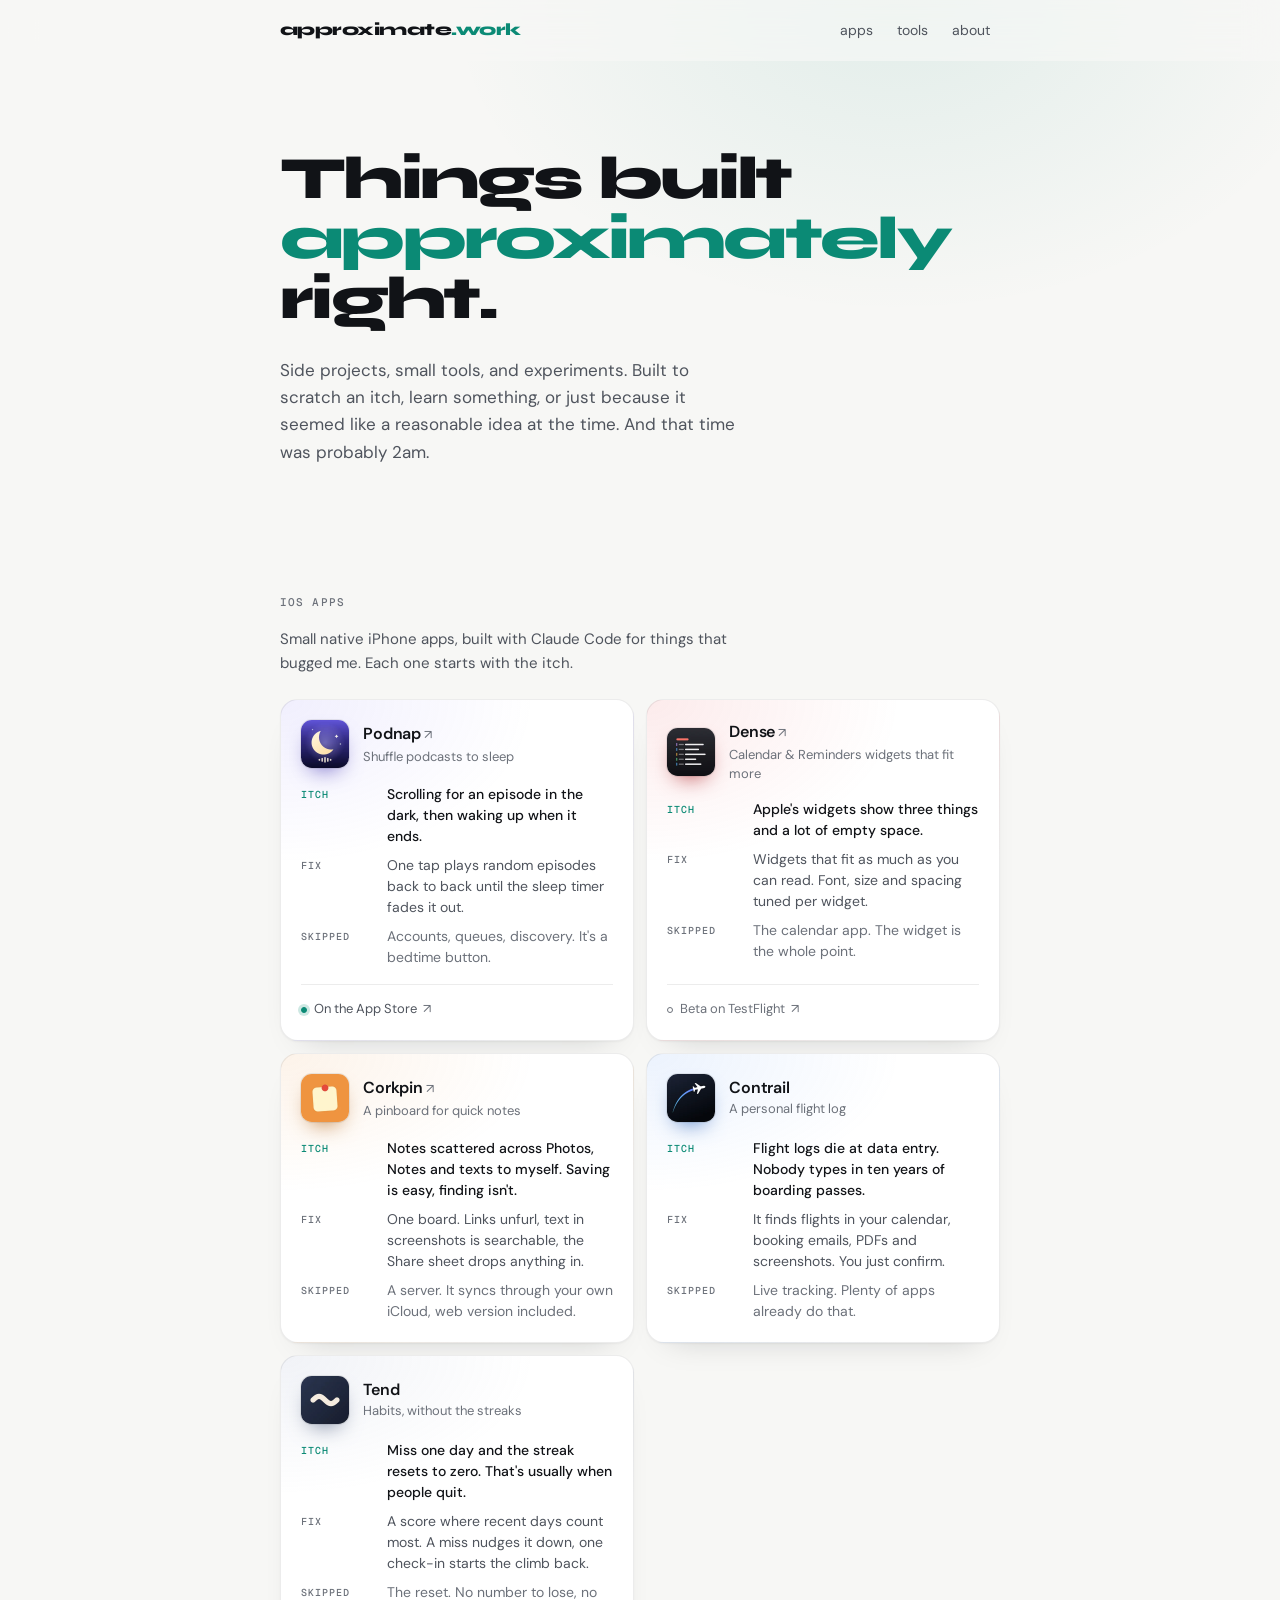
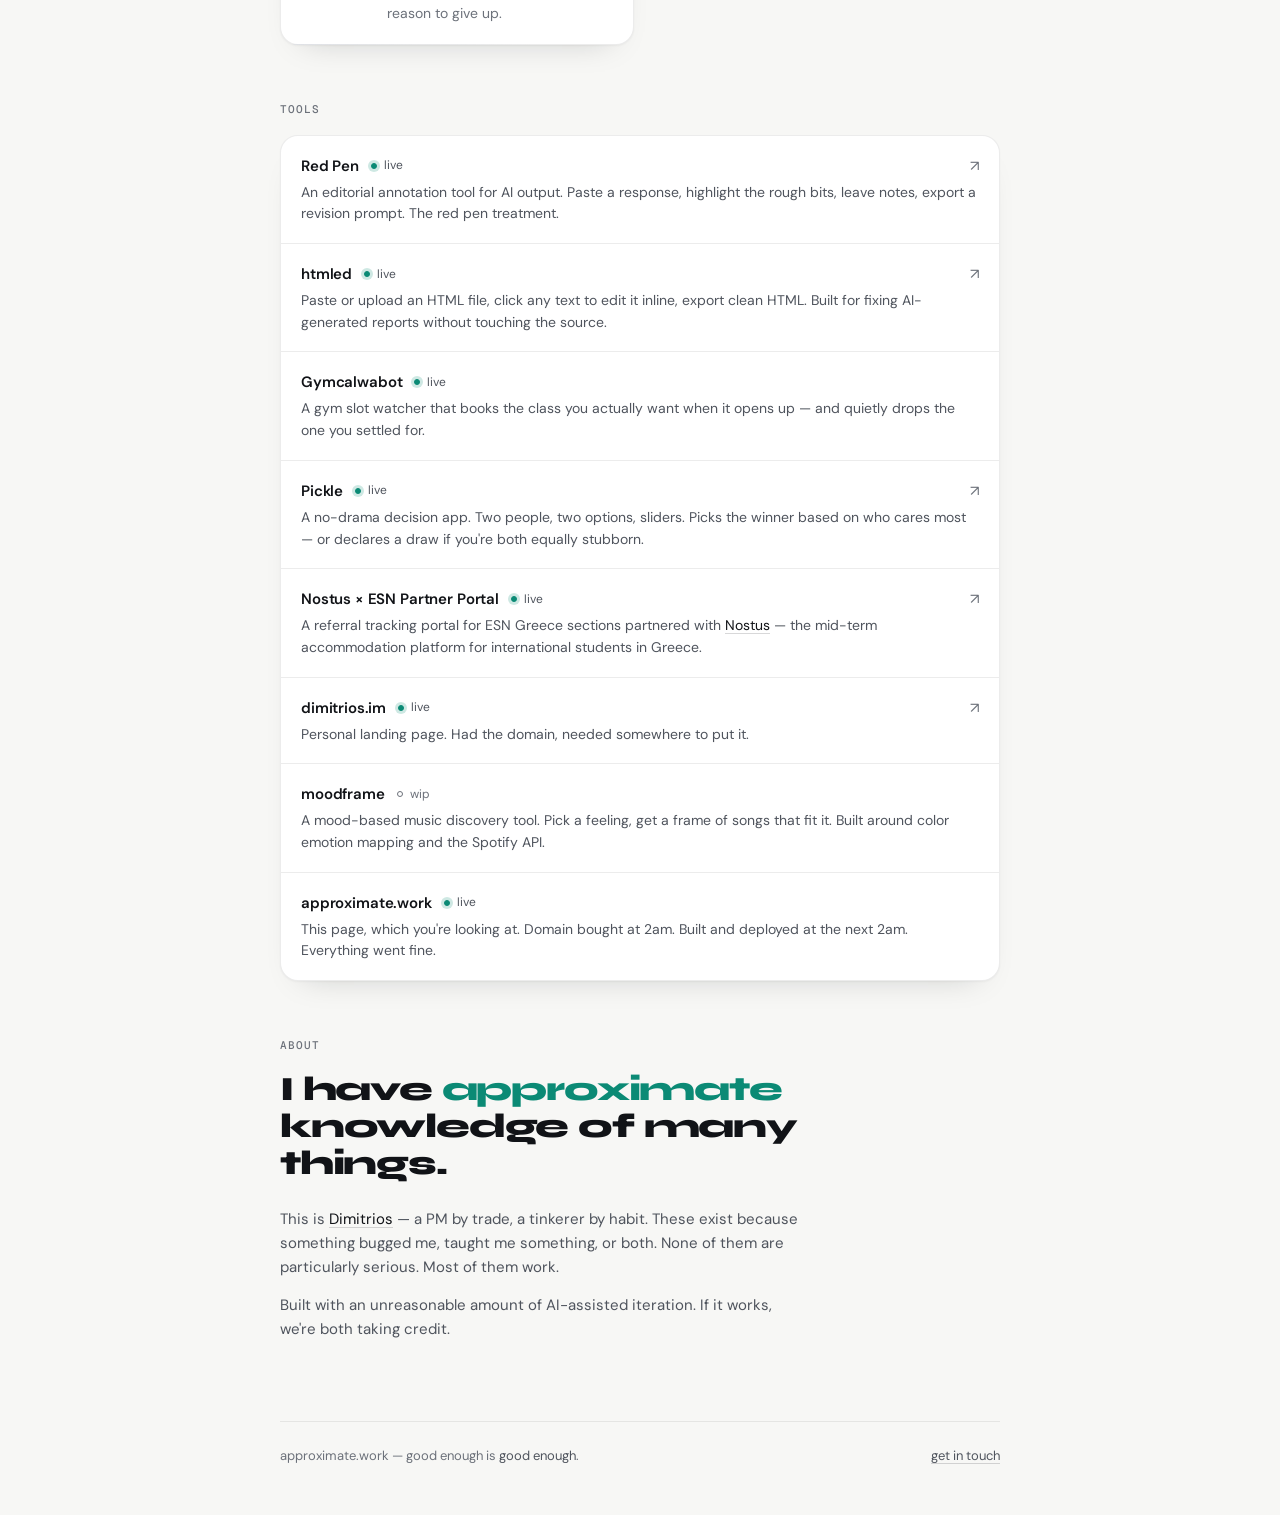
<file: index.html>
<!DOCTYPE html>
<html lang="en">
<head>
  <meta charset="UTF-8" />
  <meta name="viewport" content="width=device-width, initial-scale=1.0" />
  <meta name="color-scheme" content="dark light" />
  <meta name="theme-color" content="#0B0C0E" media="(prefers-color-scheme: dark)" />
  <meta name="theme-color" content="#F7F7F5" media="(prefers-color-scheme: light)" />
  <title>approximate.work</title>
  <meta name="description" content="A small collection of things built approximately." />
  <link rel="icon" type="image/svg+xml" href="favicon.svg" />

  <link rel="preconnect" href="https://fonts.googleapis.com" />
  <link rel="preconnect" href="https://fonts.gstatic.com" crossorigin />
  <link href="https://fonts.googleapis.com/css2?family=Syne:wght@700;800&family=DM+Sans:opsz,wght@9..40,400;9..40,500;9..40,600&family=Geist+Mono:wght@500&display=swap" rel="stylesheet" />

  <style>
    *, *::before, *::after { box-sizing: border-box; margin: 0; padding: 0; }

    /* dark first; light only for people whose system asks for it */
    :root {
      --bg:      #0B0C0E;
      --surface: #121317;
      --raise:   #181A1F;
      --line:    rgba(255, 255, 255, 0.07);
      --line2:   rgba(255, 255, 255, 0.13);
      --ink:     #EDEEF0;
      --ink2:    #A3A7AF;
      --ink3:    #6E727B;
      --accent:  #2FD9BC;
      --glow:    16%;
      --shadow:  0 1px 0 rgba(255,255,255,0.03) inset, 0 20px 40px -24px rgba(0,0,0,0.8);
      --sans:    'DM Sans', -apple-system, system-ui, sans-serif;
      --mono:    'Geist Mono', ui-monospace, monospace;
      --display: 'Syne', system-ui, sans-serif;
    }

    @media (prefers-color-scheme: light) {
      :root {
        --bg:      #F7F7F5;
        --surface: #FFFFFF;
        --raise:   #F0F0ED;
        --line:    rgba(15, 18, 24, 0.08);
        --line2:   rgba(15, 18, 24, 0.16);
        --ink:     #111317;
        --ink2:    #4F545D;
        --ink3:    #6C717A;
        --accent:  #0B8A75;
        --glow:    11%;
        --shadow:  0 1px 2px rgba(15,18,24,0.04), 0 16px 32px -24px rgba(15,18,24,0.25);
      }
    }

    @media (prefers-reduced-motion: no-preference) { html { scroll-behavior: smooth; } }
    html { scroll-padding-top: 72px; }

    body {
      background: var(--bg);
      color: var(--ink);
      font-family: var(--sans);
      font-size: 0.9375rem;
      line-height: 1.6;
      padding: 0 20px;
      min-height: 100vh;
      -webkit-font-smoothing: antialiased;
      -moz-osx-font-smoothing: grayscale;
      -webkit-text-size-adjust: 100%;
    }

    /* one soft teal light behind the hero */
    body::before {
      content: '';
      position: absolute;
      inset: 0 0 auto 0;
      height: 640px;
      background: radial-gradient(50% 70% at 70% 0%, color-mix(in srgb, var(--accent) 9%, transparent), transparent 70%);
      pointer-events: none;
      z-index: -1;
    }

    .wrap { max-width: 720px; margin: 0 auto; }

    a { -webkit-tap-highlight-color: transparent; }
    :focus-visible { outline: 2px solid var(--accent); outline-offset: 3px; border-radius: 6px; }

    /* small caps labels: the only monospace on the page */
    .label {
      font-family: var(--mono);
      font-size: 0.6875rem;
      font-weight: 500;
      letter-spacing: 0.1em;
      text-transform: uppercase;
      color: var(--ink3);
    }

    /* NAV: sticks to the top, frosted */
    .nav-bar {
      position: sticky;
      top: 0;
      z-index: 10;
      margin: 0 -20px;
      padding: 0 20px;
      background: color-mix(in srgb, var(--bg) 72%, transparent);
      -webkit-backdrop-filter: saturate(1.6) blur(16px);
              backdrop-filter: saturate(1.6) blur(16px);
      border-bottom: 1px solid transparent;
      transition: border-color 0.2s;
    }

    .nav-bar.scrolled { border-bottom-color: var(--line); }

    nav {
      max-width: 720px;
      margin: 0 auto;
      height: 60px;
      display: flex;
      align-items: center;
      justify-content: space-between;
      gap: 16px;
    }

    .site-name {
      font-family: var(--display);
      font-weight: 800;
      font-size: 1.0625rem;
      letter-spacing: -0.03em;
      color: var(--ink);
      text-decoration: none;
    }

    .site-name span { color: var(--accent); }

    .nav-links { display: flex; gap: 4px; list-style: none; }

    .nav-links a {
      display: inline-block;
      padding: 6px 10px;
      border-radius: 8px;
      color: var(--ink2);
      text-decoration: none;
      font-size: 0.875rem;
      transition: color 0.15s, background 0.15s;
    }

    /* HERO */
    .hero { padding: 88px 0 72px; }

    .hero h1 {
      font-family: var(--display);
      font-weight: 800;
      font-size: clamp(1.5rem, 7.6vw, 3.75rem);
      line-height: 1;
      letter-spacing: -0.045em;
      color: var(--ink);
      margin-bottom: 28px;
    }

    .hero h1 em { font-style: normal; color: var(--accent); }

    .hero-desc { font-size: 1.0625rem; color: var(--ink2); max-width: 470px; line-height: 1.6; }

    /* SECTION HEADINGS */
    .section-head { padding: 56px 0 16px; }
    .section-intro { color: var(--ink2); max-width: 500px; margin-bottom: 24px; }

    /* APPS */
    .apps {
      display: grid;
      grid-template-columns: repeat(2, minmax(0, 1fr));
      gap: 12px;
    }

    .app {
      --tint: var(--accent);
      position: relative;
      background:
        radial-gradient(120% 80% at 0% 0%, color-mix(in srgb, var(--tint) var(--glow), transparent) 0%, transparent 60%),
        var(--surface);
      border: 1px solid var(--line);
      border-radius: 18px;
      box-shadow: var(--shadow);
      padding: 20px;
      display: flex;
      flex-direction: column;
      gap: 16px;
      transition: border-color 0.2s;
    }

    /* each card picks up a glow from its icon */
    .app[data-app="podnap"]   { --tint: #7B6CF0; }
    .app[data-app="dense"]    { --tint: #E5484D; }
    .app[data-app="corkpin"]  { --tint: #E8913A; }
    .app[data-app="contrail"] { --tint: #4F8FF0; }
    .app[data-app="tend"]     { --tint: #7C8DB5; }

    .app-head { display: flex; align-items: center; gap: 14px; }

    .app-icon {
      width: 48px;
      height: 48px;
      flex-shrink: 0;
      border-radius: 22.5%;
      box-shadow: 0 0 0 1px var(--line), 0 10px 22px -10px color-mix(in srgb, var(--tint) 80%, #000);
      display: block;
    }

    .app-name {
      font-weight: 600;
      font-size: 1rem;
      letter-spacing: -0.01em;
      color: var(--ink);
      line-height: 1.25;
      text-decoration: none;
    }

    a.app-name::after { content: ' ↗'; font-weight: 400; font-size: 0.8125rem; color: var(--ink3); transition: color 0.15s; }

    .app-sub { font-size: 0.8125rem; color: var(--ink3); line-height: 1.4; margin-top: 2px; }

    /* itch / fix / skipped: the short version of why each app exists */
    .why {
      display: grid;
      grid-template-columns: 4.75rem minmax(0, 1fr);
      gap: 8px 10px;
      font-size: 0.875rem;
      line-height: 1.5;
    }
    .why dt {
      font-family: var(--mono);
      font-size: 0.625rem;
      font-weight: 500;
      letter-spacing: 0.1em;
      text-transform: uppercase;
      color: var(--ink3);
      padding-top: 0.3em;
    }
    .why dd { color: var(--ink2); }
    .why dt.itch { color: var(--accent); }
    .why dd.itch { color: var(--ink); font-weight: 500; }
    .why dd.skip { color: var(--ink3); }

    /* where to get it, for the apps that are out */
    .app-get {
      margin-top: auto;
      display: flex;
      align-items: center;
      gap: 6px;
      padding-top: 14px;
      border-top: 1px solid var(--line);
      font-size: 0.8125rem;
      color: var(--ink2);
      text-decoration: none;
      transition: color 0.15s;
    }

    .app-get .arrow { color: var(--ink3); transition: color 0.15s, transform 0.2s; }

    /* live / wip: a small dot and a word */
    .status {
      display: inline-flex;
      align-items: center;
      gap: 7px;
      font-size: 0.8125rem;
      color: var(--ink3);
      white-space: nowrap;
    }
    .status::before {
      content: '';
      width: 6px;
      height: 6px;
      border-radius: 50%;
      border: 1px solid currentColor;
    }
    .status.live { color: var(--ink2); }
    .status.live::before { background: var(--accent); border-color: var(--accent); box-shadow: 0 0 0 3px color-mix(in srgb, var(--accent) 20%, transparent); }

    /* TOOLS */
    .tools {
      display: flex;
      flex-direction: column;
      background: var(--surface);
      border: 1px solid var(--line);
      border-radius: 18px;
      box-shadow: var(--shadow);
      overflow: hidden;
    }

    .tool-card {
      padding: 18px 20px;
      display: grid;
      grid-template-columns: auto 1fr auto;
      align-items: center;
      gap: 4px 12px;
      text-decoration: none;
      color: inherit;
      position: relative;
      transition: background 0.15s;
    }

    .tool-card:not(:last-child) { border-bottom: 1px solid var(--line); }

    .tool-name {
      font-weight: 600;
      font-size: 0.9375rem;
      letter-spacing: -0.01em;
      color: var(--ink);
      text-decoration: none;
    }

    .tool-card .status { font-size: 0.75rem; }

    .tool-arrow { color: var(--ink3); transition: color 0.15s, transform 0.2s; }

    .tool-desc { grid-column: 1 / -1; font-size: 0.875rem; color: var(--ink2); line-height: 1.55; }

    .tool-desc a {
      position: relative;
      z-index: 1;
      color: var(--ink);
      text-decoration: underline;
      text-decoration-color: var(--line2);
      text-underline-offset: 3px;
      transition: text-decoration-color 0.15s;
    }

    .tool-name.stretched::after { content: ''; position: absolute; inset: 0; }
    .tool-name.stretched:focus-visible { outline: none; }
    .tool-card:has(.stretched:focus-visible) { outline: 2px solid var(--accent); outline-offset: -2px; }
    a.tool-card:focus-visible { outline-offset: -2px; }

    /* ABOUT */
    .about-quote {
      font-family: var(--display);
      font-weight: 800;
      font-size: clamp(1.5rem, 4.6vw, 2.125rem);
      line-height: 1.1;
      letter-spacing: -0.035em;
      color: var(--ink);
      max-width: 540px;
      margin-bottom: 24px;
    }

    .about-quote em { font-style: normal; color: var(--accent); }

    .about-text { color: var(--ink2); max-width: 520px; }
    .about-text + .about-text { margin-top: 14px; }

    .about-text a {
      color: var(--ink);
      text-decoration: underline;
      text-decoration-color: var(--line2);
      text-underline-offset: 3px;
      transition: text-decoration-color 0.15s;
    }

    /* FOOTER */
    footer {
      margin-top: 80px;
      border-top: 1px solid var(--line);
      padding: 24px 0 48px;
      display: flex;
      align-items: center;
      justify-content: space-between;
      flex-wrap: wrap;
      gap: 12px;
      font-size: 0.8125rem;
    }

    .footer-note { color: var(--ink3); }
    .footer-note span { color: var(--ink2); }

    .contact-link {
      color: var(--ink2);
      text-decoration: underline;
      text-decoration-color: var(--line2);
      text-underline-offset: 3px;
      transition: color 0.15s, text-decoration-color 0.15s;
    }

    /* INTERACTION: press feedback is instant, hover only where hover exists */
    @media (hover: hover) {
      .nav-links a:hover { color: var(--ink); background: var(--raise); }
      a.app-name:hover::after { color: var(--accent); }
      .app:hover { border-color: color-mix(in srgb, var(--tint) 35%, var(--line2)); }
      .app-get:hover { color: var(--ink); }
      .app-get:hover .arrow { color: var(--accent); transform: translate(2px, -2px); }
      a.tool-card:hover, .tool-card:has(.stretched):hover { background: var(--raise); }
      a.tool-card:hover .tool-arrow, .tool-card:has(.stretched):hover .tool-arrow { color: var(--accent); transform: translate(2px, -2px); }
      .tool-desc a:hover, .about-text a:hover, .contact-link:hover { text-decoration-color: var(--accent); }
      .contact-link:hover { color: var(--ink); }
    }
    a.tool-card:active, .tool-card:has(.stretched):active { background: var(--raise); transition-duration: 0s; }

    /* cards rise in as they scroll into view, where the browser supports it */
    @media (prefers-reduced-motion: no-preference) {
      @supports (animation-timeline: view()) {
        .app, .tools {
          animation: rise linear both;
          animation-timeline: view();
          animation-range: entry 0% entry 35%;
        }
        @keyframes rise { from { opacity: 0; translate: 0 18px; } to { opacity: 1; translate: 0 0; } }
      }
    }

    @media (prefers-reduced-motion: reduce) {
      .tool-card:hover .tool-arrow, .app-get:hover .arrow { transform: none; }
    }

    /* narrow phones: shrink the nav so the links fit next to the name */
    @media (max-width: 440px) {
      .site-name { font-size: 0.875rem; }
      .nav-links { gap: 0; margin-right: -5px; }
      .nav-links a { padding: 6px 5px; font-size: 0.8125rem; }
    }

    /* the hero sits right under the nav, so the tiniest phones can do without the links */
    @media (max-width: 350px) {
      .nav-links { display: none; }
    }

    @media (max-width: 600px) {
      .apps { grid-template-columns: 1fr; }
      .hero { padding: 56px 0 40px; }
      .hero-desc { font-size: 1rem; }
      .section-head { padding-top: 44px; }
      .tool-card { padding: 16px; }
    }
  </style>
</head>
<body>
  <div class="nav-bar">
    <nav aria-label="Primary">
      <a href="/" class="site-name">approximate<span>.work</span></a>
      <ul class="nav-links">
        <li><a href="#apps">apps</a></li>
        <li><a href="#tools">tools</a></li>
        <li><a href="#about">about</a></li>
      </ul>
    </nav>
  </div>

  <div class="wrap">

    <section class="hero">
      <h1>Things built<br /><em>approximately</em> right.</h1>
      <p class="hero-desc">
        Side projects, small tools, and experiments. Built to scratch an itch,
        learn something, or just because it seemed like a reasonable idea at the time. And that time was probably 2am.
      </p>
    </section>

    <div id="apps">
      <div class="section-head"><h2 class="label">iOS apps</h2></div>
      <p class="section-intro">Small native iPhone apps, built with Claude Code for things that bugged me. Each one starts with the itch.</p>

      <div class="apps">

        <article class="app" data-app="podnap">
          <div class="app-head">
            <img class="app-icon" src="icons/podnap.svg" alt="" width="52" height="52" />
            <div>
              <a class="app-name" href="podnap/">Podnap</a>
              <div class="app-sub">Shuffle podcasts to sleep</div>
            </div>
          </div>
          <dl class="why">
            <dt class="itch">Itch</dt><dd class="itch">Scrolling for an episode in the dark, then waking up when it ends.</dd>
            <dt>Fix</dt><dd>One tap plays random episodes back to back until the sleep timer fades it out.</dd>
            <dt>Skipped</dt><dd class="skip">Accounts, queues, discovery. It's a bedtime button.</dd>
          </dl>
          <a class="app-get" href="https://apps.apple.com/us/app/podnap/id6825713803" target="_blank" rel="noopener"><span class="status live">On the App Store</span><span class="arrow" aria-hidden="true">&#8599;</span></a>
        </article>

        <article class="app" data-app="dense">
          <div class="app-head">
            <img class="app-icon" src="icons/dense.svg" alt="" width="52" height="52" />
            <div>
              <a class="app-name" href="dense/">Dense</a>
              <div class="app-sub">Calendar &amp; Reminders widgets that fit more</div>
            </div>
          </div>
          <dl class="why">
            <dt class="itch">Itch</dt><dd class="itch">Apple's widgets show three things and a lot of empty space.</dd>
            <dt>Fix</dt><dd>Widgets that fit as much as you can read. Font, size and spacing tuned per widget.</dd>
            <dt>Skipped</dt><dd class="skip">The calendar app. The widget is the whole point.</dd>
          </dl>
          <a class="app-get" href="https://testflight.apple.com/join/xfXeEPq4" target="_blank" rel="noopener"><span class="status">Beta on TestFlight</span><span class="arrow" aria-hidden="true">&#8599;</span></a>
        </article>

        <article class="app" data-app="corkpin">
          <div class="app-head">
            <img class="app-icon" src="icons/corkpin.svg" alt="" width="52" height="52" />
            <div>
              <a class="app-name" href="corkpin/">Corkpin</a>
              <div class="app-sub">A pinboard for quick notes</div>
            </div>
          </div>
          <dl class="why">
            <dt class="itch">Itch</dt><dd class="itch">Notes scattered across Photos, Notes and texts to myself. Saving is easy, finding isn't.</dd>
            <dt>Fix</dt><dd>One board. Links unfurl, text in screenshots is searchable, the Share sheet drops anything in.</dd>
            <dt>Skipped</dt><dd class="skip">A server. It syncs through your own iCloud, web version included.</dd>
          </dl>
        </article>

        <article class="app" data-app="contrail">
          <div class="app-head">
            <img class="app-icon" src="icons/contrail.svg" alt="" width="52" height="52" />
            <div>
              <div class="app-name">Contrail</div>
              <div class="app-sub">A personal flight log</div>
            </div>
          </div>
          <dl class="why">
            <dt class="itch">Itch</dt><dd class="itch">Flight logs die at data entry. Nobody types in ten years of boarding passes.</dd>
            <dt>Fix</dt><dd>It finds flights in your calendar, booking emails, PDFs and screenshots. You just confirm.</dd>
            <dt>Skipped</dt><dd class="skip">Live tracking. Plenty of apps already do that.</dd>
          </dl>
        </article>

        <article class="app" data-app="tend">
          <div class="app-head">
            <img class="app-icon" src="icons/tend.svg" alt="" width="52" height="52" />
            <div>
              <div class="app-name">Tend</div>
              <div class="app-sub">Habits, without the streaks</div>
            </div>
          </div>
          <dl class="why">
            <dt class="itch">Itch</dt><dd class="itch">Miss one day and the streak resets to zero. That's usually when people quit.</dd>
            <dt>Fix</dt><dd>A score where recent days count most. A miss nudges it down, one check-in starts the climb back.</dd>
            <dt>Skipped</dt><dd class="skip">The reset. No number to lose, no reason to give up.</dd>
          </dl>
        </article>

      </div>
    </div>

    <div id="tools">
      <div class="section-head"><h2 class="label">Tools</h2></div>

      <div class="tools">

        <a class="tool-card" href="https://redpen.fyi" target="_blank" rel="noopener">
          <span class="tool-name">Red Pen</span>
          <span class="status live">live</span>
          <span class="tool-arrow" aria-hidden="true">&#8599;</span>
          <div class="tool-desc">An editorial annotation tool for AI output. Paste a response, highlight the rough bits, leave notes, export a revision prompt. The red pen treatment.</div>
        </a>

        <a class="tool-card" href="https://htmled.dimitrios.im" target="_blank" rel="noopener">
          <span class="tool-name">htmled</span>
          <span class="status live">live</span>
          <span class="tool-arrow" aria-hidden="true">&#8599;</span>
          <div class="tool-desc">Paste or upload an HTML file, click any text to edit it inline, export clean HTML. Built for fixing AI-generated reports without touching the source.</div>
        </a>

        <div class="tool-card">
          <span class="tool-name">Gymcalwabot</span>
          <span class="status live">live</span>
          <div class="tool-desc">A gym slot watcher that books the class you actually want when it opens up — and quietly drops the one you settled for.</div>
        </div>

        <a class="tool-card" href="https://pickle.dimitrios.im" target="_blank" rel="noopener">
          <span class="tool-name">Pickle</span>
          <span class="status live">live</span>
          <span class="tool-arrow" aria-hidden="true">&#8599;</span>
          <div class="tool-desc">A no-drama decision app. Two people, two options, sliders. Picks the winner based on who cares most — or declares a draw if you're both equally stubborn.</div>
        </a>

        <div class="tool-card">
          <a class="tool-name stretched" href="https://esn.nostus.com" target="_blank" rel="noopener">Nostus &times; ESN Partner Portal</a>
          <span class="status live">live</span>
          <span class="tool-arrow" aria-hidden="true">&#8599;</span>
          <div class="tool-desc">A referral tracking portal for ESN Greece sections partnered with <a href="https://nostus.com" target="_blank" rel="noopener">Nostus</a> — the mid-term accommodation platform for international students in Greece.</div>
        </div>

        <a class="tool-card" href="https://dimitrios.im" target="_blank" rel="noopener">
          <span class="tool-name">dimitrios.im</span>
          <span class="status live">live</span>
          <span class="tool-arrow" aria-hidden="true">&#8599;</span>
          <div class="tool-desc">Personal landing page. Had the domain, needed somewhere to put it.</div>
        </a>

        <div class="tool-card">
          <span class="tool-name">moodframe</span>
          <span class="status wip">wip</span>
          <div class="tool-desc">A mood-based music discovery tool. Pick a feeling, get a frame of songs that fit it. Built around color emotion mapping and the Spotify API.</div>
        </div>

        <div class="tool-card">
          <span class="tool-name">approximate.work</span>
          <span class="status live">live</span>
          <div class="tool-desc">This page, which you're looking at. Domain bought at 2am. Built and deployed at the next 2am. Everything went fine.</div>
        </div>

      </div>
    </div>

    <div id="about">
      <div class="section-head"><h2 class="label">About</h2></div>

      <p class="about-quote">I have <em>approximate</em> knowledge of many things.</p>

      <p class="about-text">
        This is <a href="https://dimitrios.im" target="_blank" rel="noopener">Dimitrios</a> — a PM by trade,
        a tinkerer by habit. These exist because something bugged me, taught me something, or both.
        None of them are particularly serious. Most of them work.
      </p>

      <p class="about-text">
        Built with an unreasonable amount of AI-assisted iteration.
        If it works, we're both taking credit.
      </p>
    </div>

    <footer>
      <span class="footer-note">approximate.work &mdash; good enough is <span>good enough</span>.</span>
      <a class="contact-link" href="mailto:hi@dimitrios.im?subject=hello from approximate.work">get in touch</a>
    </footer>

  </div>

  <script>
    // hairline under the nav once the page has scrolled
    const navBar = document.querySelector('.nav-bar');
    const onScroll = () => navBar.classList.toggle('scrolled', scrollY > 8);
    addEventListener('scroll', onScroll, { passive: true });
    onScroll();
  </script>
</body>
</html>
</file>
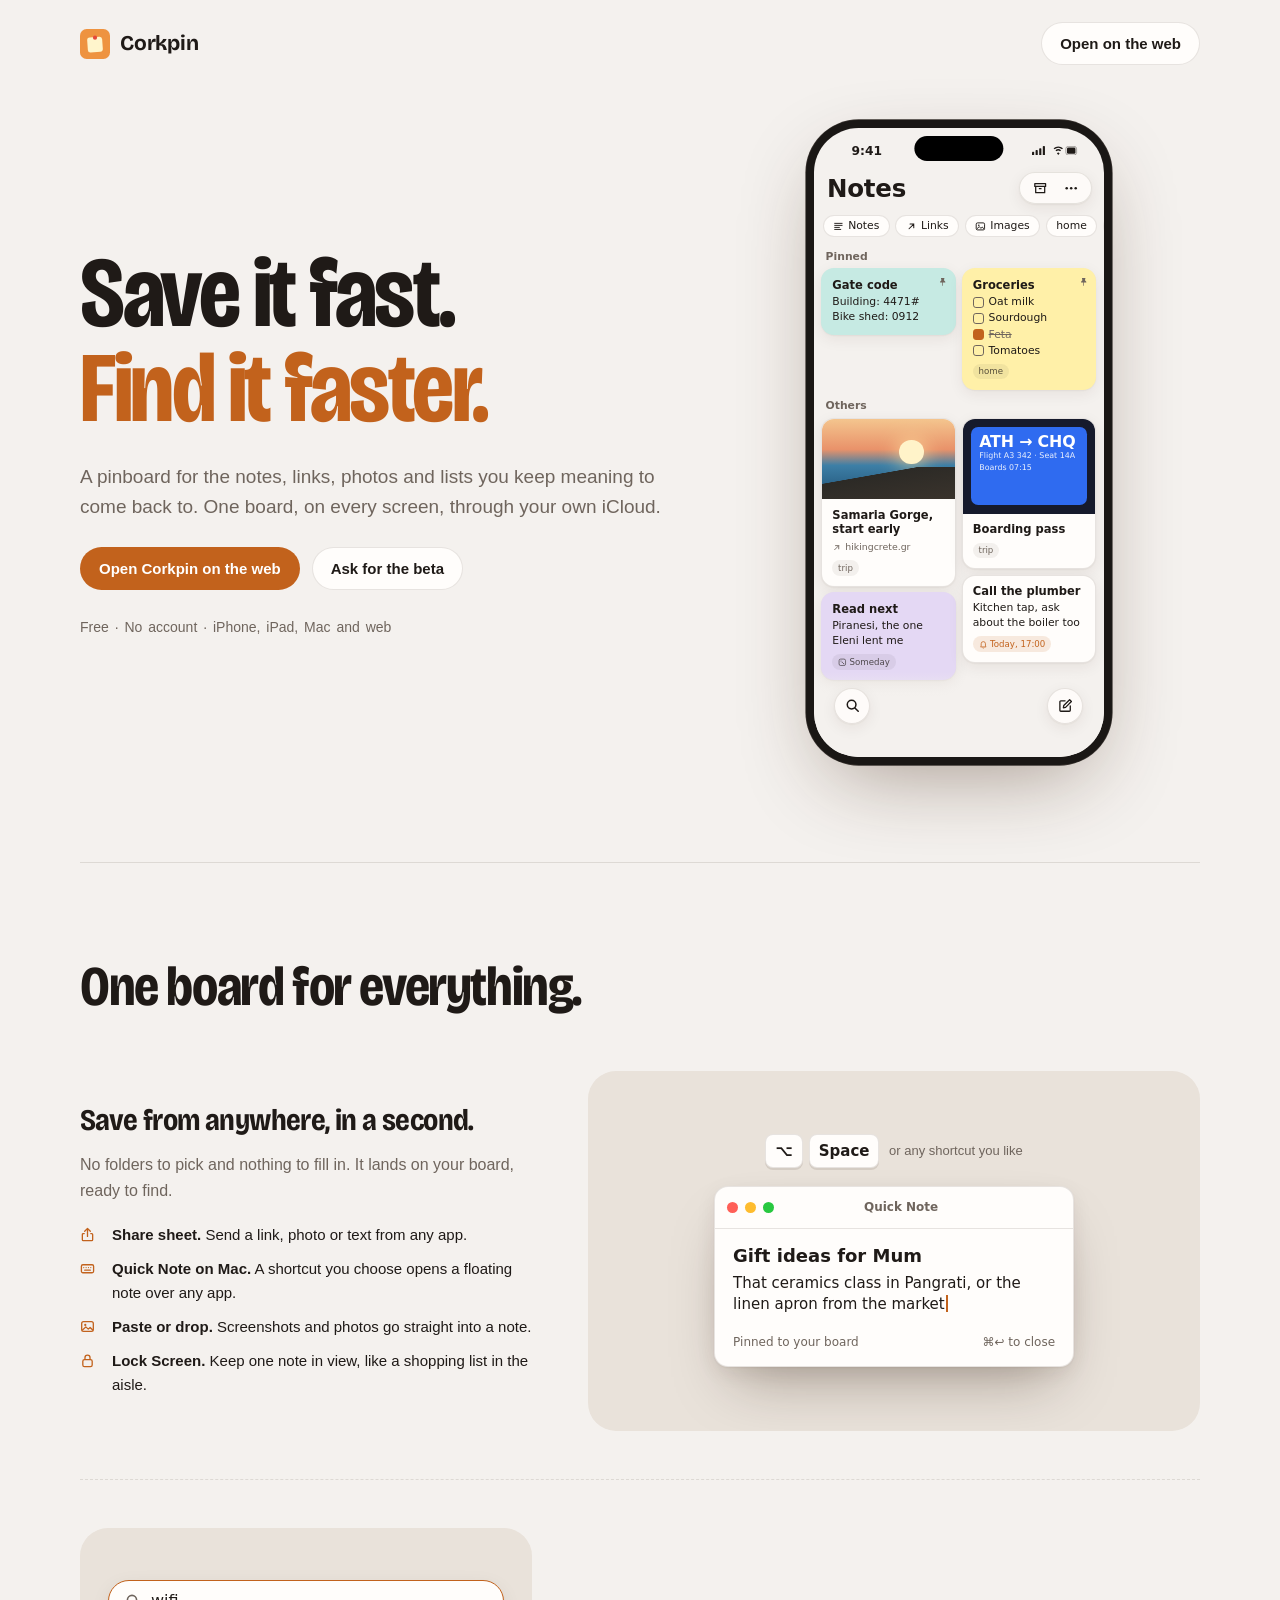
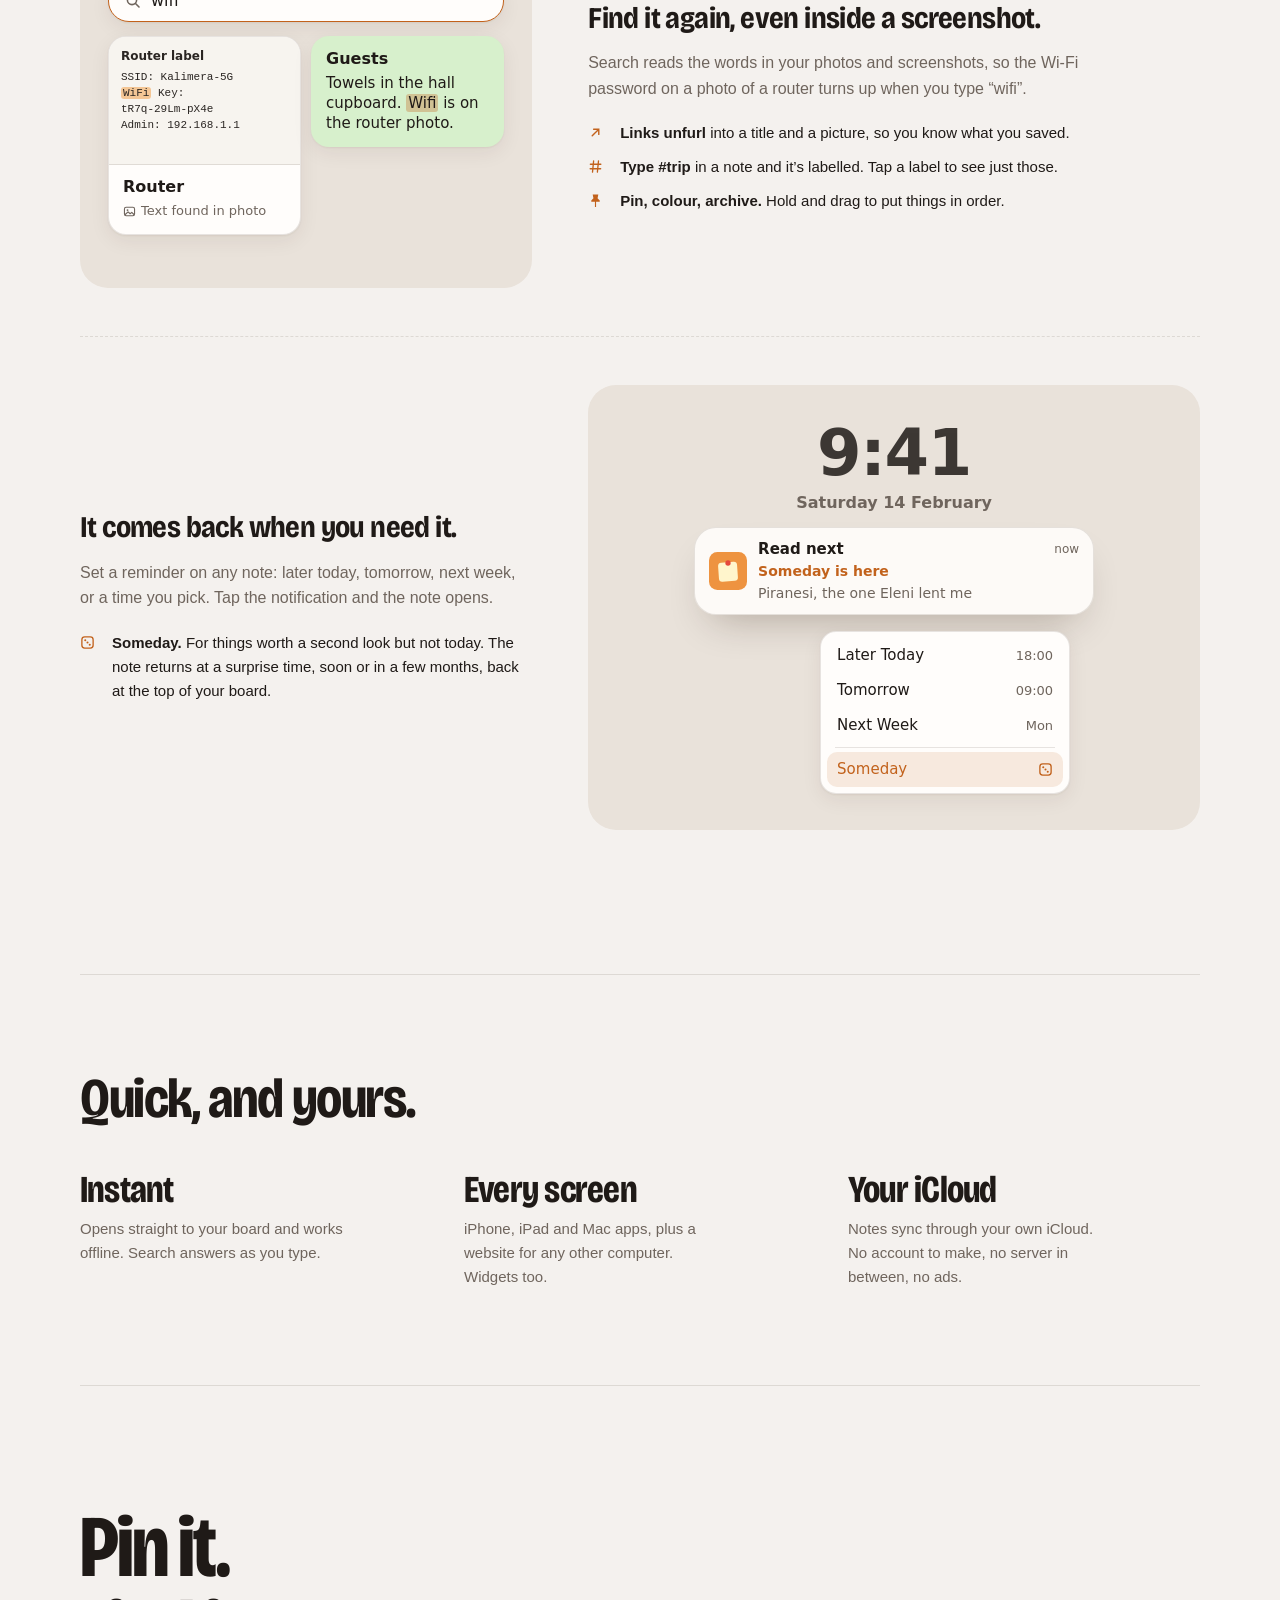
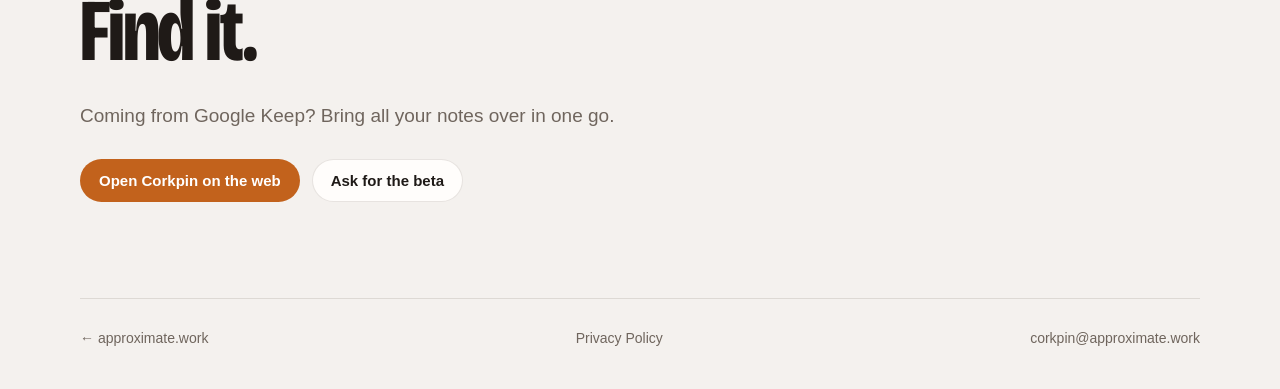
<file: corkpin/index.html>
<!doctype html>
<html lang="en">
<head>
<meta charset="utf-8">
<meta name="viewport" content="width=device-width, initial-scale=1, viewport-fit=cover">
<title>Corkpin · approximate.work</title>
<meta name="description" content="A fast pinboard for notes, links, photos and lists. Syncs through your own iCloud, on iPhone, iPad, Mac and the web.">
<meta name="theme-color" content="#f4f1ee" media="(prefers-color-scheme: light)">
<meta name="theme-color" content="#12100e" media="(prefers-color-scheme: dark)">
<link rel="preconnect" href="https://fonts.googleapis.com">
<link rel="preconnect" href="https://fonts.gstatic.com" crossorigin>
<link rel="stylesheet" href="https://fonts.googleapis.com/css2?family=Bricolage+Grotesque:opsz,wdth,wght@12..96,75..100,500..800&display=swap">
<link rel="icon" type="image/svg+xml" href="data:image/svg+xml,%3Csvg xmlns='http://www.w3.org/2000/svg' viewBox='0 0 100 100'%3E%3Crect width='100' height='100' rx='22' fill='%23EE9340'/%3E%3Crect x='25' y='27' width='50' height='50' rx='9' fill='%23FFF5CC' transform='rotate(-4 50 52)'/%3E%3Ccircle cx='50' cy='29' r='7' fill='%23E5483B'/%3E%3C/svg%3E">
</head>
<body>
<style>
/* Layout: one column. Hero with a phone showing the board; three feature rows
   (save, find, bring back), each with a small mock; a trio of facts; a closing CTA.
   Tokens are Corkpin's own (NoteColor.swift and web/public/index.html). No scripts. */
:root {
  --bg: #f4f1ee; --surface: #fffdfb; --raise: #ece7e2;
  --fg: #1f1a17; --muted: #6f655d; --faint: #a3988e;
  --line: rgb(60 40 25 / 0.12); --chip: rgb(60 40 25 / 0.06);
  --accent: #c2621c; --accent-ink: #fff; --pin: #e5483b;
  --shadow: 0 1px 2px rgb(60 35 15 / 0.06), 0 6px 20px rgb(60 35 15 / 0.07);
  --stage: #e9e2da;
  --note-red: #fad4d0; --note-orange: #fcdcc2; --note-yellow: #fff0a8; --note-green: #d7f0cc;
  --note-teal: #c6eae3; --note-blue: #d3e5f8; --note-purple: #e4d8f4; --note-pink: #f8d5e3;
  --display: "Bricolage Grotesque", ui-rounded, "SF Pro Rounded", system-ui, sans-serif;
  --body: -apple-system, BlinkMacSystemFont, "SF Pro Text", "Segoe UI", Roboto, "Helvetica Neue", Arial, sans-serif;
  --w: 1120px;
  color-scheme: light;
}
@media (prefers-color-scheme: dark) {
  :root:not([data-theme="light"]) {
    --bg: #12100e; --surface: #1e1b18; --raise: #282420; --fg: #f3ede7; --muted: #a2978d; --faint: #6e655d;
    --line: rgb(255 240 225 / 0.1); --chip: rgb(255 240 225 / 0.07);
    --accent: #f2a14d; --accent-ink: #1d1209; --pin: #f0584a;
    --shadow: 0 1px 2px rgb(0 0 0 / 0.4), 0 8px 24px rgb(0 0 0 / 0.35);
    --stage: #1a1714;
    --note-red: #7a2533; --note-orange: #7c3a18; --note-yellow: #75560a; --note-green: #275c3d;
    --note-teal: #0f5e5c; --note-blue: #1e4e78; --note-purple: #4f3477; --note-pink: #7a2f55;
    color-scheme: dark;
  }
}
:root[data-theme="dark"] {
  --bg: #12100e; --surface: #1e1b18; --raise: #282420; --fg: #f3ede7; --muted: #a2978d; --faint: #6e655d;
  --line: rgb(255 240 225 / 0.1); --chip: rgb(255 240 225 / 0.07);
  --accent: #f2a14d; --accent-ink: #1d1209; --pin: #f0584a;
  --shadow: 0 1px 2px rgb(0 0 0 / 0.4), 0 8px 24px rgb(0 0 0 / 0.35);
  --stage: #1a1714;
  --note-red: #7a2533; --note-orange: #7c3a18; --note-yellow: #75560a; --note-green: #275c3d;
  --note-teal: #0f5e5c; --note-blue: #1e4e78; --note-purple: #4f3477; --note-pink: #7a2f55;
  color-scheme: dark;
}

* { box-sizing: border-box; }
html, body { margin: 0; }
body {
  background: var(--bg); color: var(--fg);
  font: 400 16px/1.6 var(--body);
  -webkit-font-smoothing: antialiased;
  padding-left: max(16px, env(safe-area-inset-left, 0px));
  padding-right: max(16px, env(safe-area-inset-right, 0px));
  overflow-x: hidden;
}
a { color: inherit; }
:focus-visible { outline: 2px solid var(--accent); outline-offset: 3px; border-radius: 8px; }
.wrap { max-width: var(--w); margin: 0 auto; }
svg.i { width: 1em; height: 1em; flex: none; }

/* ---------- type ---------- */
h1, h2 { font-family: var(--display); font-weight: 700; text-wrap: balance; margin: 0; letter-spacing: -0.025em; }
h1 { font-size: clamp(48px, 8vw, 100px); line-height: 0.95; font-variation-settings: "wdth" 82, "opsz" 96; }
h1 em { font-style: normal; color: var(--accent); }
h2 { font-size: clamp(34px, 4.8vw, 56px); line-height: 1; font-variation-settings: "wdth" 84, "opsz" 72; }
p { margin: 0; max-width: 60ch; }
.lede { font-size: 19px; color: var(--muted); line-height: 1.55; }

/* ---------- nav and buttons ---------- */
nav { display: flex; align-items: center; justify-content: space-between; padding-block: 22px; gap: 16px; }
.brand { display: flex; align-items: center; gap: 10px; text-decoration: none; font: 700 21px/1 var(--display); letter-spacing: -0.01em; }
.brand img { width: 30px; height: 30px; display: block; }
.btn { display: inline-flex; align-items: center; gap: 8px; text-decoration: none; font: 600 15px/1 var(--body); padding: 13px 18px; border-radius: 999px; border: 1px solid var(--line); background: var(--surface); color: var(--fg); transition: transform .15s ease, background .15s; white-space: nowrap; }
.btn:hover { background: var(--raise); }
.btn:active { transform: scale(.97); }
.btn.primary { background: var(--accent); color: var(--accent-ink); border-color: transparent; }
.btn.primary:hover { background: var(--accent); filter: brightness(1.06); }
.cta-row { display: flex; flex-wrap: wrap; gap: 12px; align-items: center; }
.meta { font-size: 14px; color: var(--muted); word-spacing: 2px; }

/* ---------- hero ---------- */
.hero { display: grid; grid-template-columns: minmax(0, 1.1fr) minmax(0, 0.9fr); gap: 48px; align-items: center; padding-block: 32px 96px; }
.hero-copy { display: grid; gap: 26px; min-width: 0; }
.phone-wrap { display: flex; justify-content: center; min-width: 0; }

/* The phone is drawn at real iPhone points (402 × 874) and zoomed down. */
.phone { --pz: .72; zoom: var(--pz); width: 402px; height: 874px; border-radius: 62px; position: relative; overflow: hidden; flex: none;
  background: var(--bg); margin: 12px;
  box-shadow: 0 0 0 11px #1a1715, 0 0 0 12px #3a3430, 0 40px 120px -24px rgb(60 30 10 / .45); }
.phone .island { position: absolute; top: 11px; left: 50%; translate: -50% 0; width: 124px; height: 36px; border-radius: 20px; background: #000; z-index: 2; }
.phone .status { height: 58px; display: flex; justify-content: space-between; align-items: center; padding: 6px 36px 0 52px; font: 600 17px/1 -apple-system, system-ui, sans-serif; }
.phone .status svg { height: 13px; fill: currentColor; }
.app-top { display: flex; align-items: center; justify-content: space-between; padding: 4px 16px 0 18px; }
.app-top h3 { margin: 0; font: 700 34px/1.2 -apple-system, "SF Pro Display", system-ui, sans-serif; letter-spacing: -0.01em; }
.glass { display: flex; gap: 22px; align-items: center; padding: 11px 18px; border-radius: 999px; background: color-mix(in srgb, var(--surface) 80%, transparent); border: 1px solid var(--line); box-shadow: var(--shadow); font-size: 20px; }
.chips { display: flex; gap: 8px; padding: 14px 12px 4px; overflow: hidden; }
.chip { display: inline-flex; align-items: center; gap: 6px; padding: 7px 13px; border-radius: 999px; border: 1px solid var(--line); background: var(--surface); font: 500 15px/1 -apple-system, system-ui, sans-serif; white-space: nowrap; }
.chip.on { background: var(--accent); color: var(--accent-ink); border-color: transparent; }
.sec { font: 600 15px/1 -apple-system, system-ui, sans-serif; color: var(--muted); padding: 16px 16px 8px; }
.board { display: grid; grid-template-columns: 1fr 1fr; gap: 8px; padding: 0 10px; align-items: start; }
.board .colm { display: grid; gap: 8px; align-content: start; }
.fabs { position: absolute; left: 0; right: 0; bottom: 0; height: 118px; display: flex; justify-content: space-between; align-items: center; padding: 0 28px 24px;
  background: linear-gradient(transparent, var(--bg) 45%); }
.fab { width: 50px; height: 50px; border-radius: 50%; display: grid; place-items: center; background: color-mix(in srgb, var(--surface) 85%, transparent); border: 1px solid var(--line); box-shadow: var(--shadow); font-size: 21px; }

/* ---------- note cards (NoteCard.swift) ---------- */
.card { background: var(--surface); border: 1px solid var(--line); border-radius: 18px; box-shadow: var(--shadow); overflow: hidden; position: relative; font-family: -apple-system, system-ui, sans-serif; color: var(--fg); text-align: left; }
.card .in { padding: 12px 14px 13px; display: grid; gap: 4px; }
.card b { font: 600 16px/1.25 -apple-system, system-ui, sans-serif; }
.card p { font-size: 15px; line-height: 1.35; margin: 0; }
.card .pin { position: absolute; top: 10px; right: 10px; font-size: 13px; color: var(--muted); }
.card .dom { display: flex; gap: 5px; align-items: center; font-size: 13px; color: var(--muted); }
.card .cl { display: grid; gap: 3px; font-size: 15px; line-height: 1.3; }
.card .cl span { display: flex; gap: 7px; align-items: center; }
.card .cl i { width: 15px; height: 15px; border: 1.5px solid var(--muted); border-radius: 4px; flex: none; }
.card .cl .done { color: var(--muted); text-decoration: line-through; }
.card .cl .done i { background: var(--accent); border-color: var(--accent); }
.card .tags { display: flex; flex-wrap: wrap; gap: 5px; margin-top: 4px; }
.tag { display: inline-flex; align-items: center; gap: 4px; font: 500 12px/1 -apple-system, system-ui, sans-serif; padding: 5px 8px; border-radius: 999px; background: var(--chip); color: var(--muted); white-space: nowrap; }
.tag.accent { color: var(--accent); background: color-mix(in srgb, var(--accent) 13%, transparent); }
.card[data-c] { border-color: transparent; }
.card[data-c="yellow"] { background: var(--note-yellow); }
.card[data-c="teal"] { background: var(--note-teal); }
.card[data-c="purple"] { background: var(--note-purple); }
.card[data-c="pink"] { background: var(--note-pink); }
.card[data-c="green"] { background: var(--note-green); }
.card[data-c] .tag { background: rgb(0 0 0 / .07); color: inherit; opacity: .75; }

/* "photos" drawn in CSS */
.ph { height: 112px; position: relative; overflow: hidden; }
.ph.sea { background: linear-gradient(180deg, #f4c58e 0%, #e9926a 38%, #3d7fa6 58%, #1f4f74 100%); }
.ph.sea::after { content: ""; position: absolute; left: 0; right: 0; bottom: 0; height: 40%; background: linear-gradient(170deg, transparent 30%, #2c2a26 31%, #3a332c 100%); }
.ph.sun { position: absolute; width: 34px; height: 34px; border-radius: 50%; background: #fff3c9; left: 58%; top: 26%; box-shadow: 0 0 30px #ffe2a0; }
.ph.pass { height: 132px; background: #161a2c; padding: 12px; }
.pass-in { height: 100%; border-radius: 10px; background: #2f6bf0; color: #fff; padding: 9px 11px; display: grid; align-content: start; gap: 2px; }
.pass-in strong { font: 800 22px/1 -apple-system, system-ui, sans-serif; letter-spacing: -0.01em; }
.pass-in span { font: 500 11px/1.3 -apple-system, system-ui, sans-serif; opacity: .9; }

/* ---------- sections ---------- */
section { padding-block: 96px; border-top: 1px solid var(--line); }
.sec-head { display: grid; gap: 16px; margin-bottom: 8px; }
.feature { display: grid; grid-template-columns: minmax(0, 0.85fr) minmax(0, 1.15fr); gap: 56px; align-items: center; padding-block: 48px; }
.feature + .feature { border-top: 1px dashed var(--line); }
.feature.flip .stage { order: -1; }
.feature-copy { display: grid; gap: 16px; min-width: 0; }
.feature-copy h3 { margin: 0; font: 700 30px/1.08 var(--display); letter-spacing: -0.02em; font-variation-settings: "wdth" 86, "opsz" 36; }
.feature-copy p { color: var(--muted); }
.ways { list-style: none; margin: 4px 0 0; padding: 0; display: grid; gap: 10px; }
.ways li { display: grid; grid-template-columns: 22px minmax(0, 1fr); gap: 10px; font-size: 15px; align-items: baseline; }
.ways li svg { color: var(--accent); translate: 0 2px; }
.stage { background: var(--stage); border-radius: 28px; padding: 36px 28px; display: flex; justify-content: center; align-items: center; min-height: 360px; min-width: 0; position: relative; overflow: hidden; }

/* Save: a Mac Quick Note floating over a desktop */
.desk { width: 100%; max-width: 440px; display: grid; gap: 18px; justify-items: center; }
.keys { display: flex; gap: 6px; align-items: center; color: var(--muted); font-size: 13px; }
.kbd { min-width: 34px; height: 34px; padding: 0 9px; display: grid; place-items: center; border-radius: 8px; background: var(--surface); border: 1px solid var(--line); box-shadow: 0 2px 0 var(--line); font: 600 15px/1 -apple-system, system-ui, sans-serif; color: var(--fg); }
.win { width: 100%; max-width: 360px; background: var(--surface); border-radius: 14px; border: 1px solid var(--line); box-shadow: 0 30px 60px -20px rgb(40 20 5 / .35), var(--shadow); overflow: hidden; font-family: -apple-system, system-ui, sans-serif; }
.win .bar { display: flex; align-items: center; gap: 7px; padding: 11px 12px; border-bottom: 1px solid var(--line); font-size: 12px; color: var(--muted); }
.win .bar i { width: 11px; height: 11px; border-radius: 50%; background: var(--c); }
.win .bar span { margin-left: auto; margin-right: auto; translate: -20px 0; font-weight: 600; }
.win .body { padding: 16px 18px 18px; display: grid; gap: 6px; }
.win .body b { font: 650 18px/1.2 -apple-system, system-ui, sans-serif; }
.win .body p { font-size: 15px; color: var(--fg); line-height: 1.4; }
.caret { display: inline-block; width: 2px; height: 1.1em; background: var(--accent); vertical-align: -0.2em; margin-left: 1px; animation: blink 1.1s steps(1) infinite; }
@keyframes blink { 50% { opacity: 0; } }
.win .foot { display: flex; justify-content: space-between; align-items: center; padding: 0 18px 14px; font-size: 12px; color: var(--muted); }

/* Find: search over screenshots */
.find { width: 100%; max-width: 420px; display: grid; gap: 14px; }
.search { display: flex; align-items: center; gap: 10px; padding: 12px 16px; border-radius: 999px; background: var(--surface); border: 1px solid var(--accent); font: 400 16px/1 -apple-system, system-ui, sans-serif; box-shadow: var(--shadow); }
.search svg { color: var(--muted); }
.results { display: grid; grid-template-columns: 1fr 1fr; gap: 10px; align-items: start; }
mark { background: color-mix(in srgb, var(--accent) 32%, transparent); color: inherit; border-radius: 3px; padding: 0 2px; }
.shot { background: #f7f4ef; color: #2a2522; padding: 12px 12px 14px; font: 500 11px/1.45 ui-monospace, "SF Mono", Menlo, monospace; height: 128px; overflow: hidden; border-bottom: 1px solid var(--line); }
.shot .h { font: 700 12px/1.3 -apple-system, system-ui, sans-serif; margin-bottom: 6px; display: block; }
.shot mark { background: rgb(242 161 77 / .55); }

/* Bring back: lock screen notification + reminder menu */
.lock { width: 100%; max-width: 400px; display: grid; gap: 16px; justify-items: center; }
.lock .time { font: 700 64px/1 -apple-system, "SF Pro Display", system-ui, sans-serif; letter-spacing: -0.02em; color: var(--fg); opacity: .85; }
.lock .date { font: 600 16px/1 -apple-system, system-ui, sans-serif; color: var(--muted); margin-top: -6px; }
.notif { width: 100%; display: grid; grid-template-columns: 38px minmax(0, 1fr) auto; gap: 11px; align-items: center; padding: 12px 14px; border-radius: 22px; background: color-mix(in srgb, var(--surface) 88%, transparent); border: 1px solid var(--line); box-shadow: 0 20px 40px -18px rgb(40 20 5 / .3); font-family: -apple-system, system-ui, sans-serif; }
.notif img { width: 38px; height: 38px; display: block; }
.notif b { font-size: 15px; display: block; line-height: 1.25; }
.notif .sub { font-size: 14px; color: var(--accent); font-weight: 600; }
.notif p { font-size: 14px; color: var(--muted); line-height: 1.3; white-space: nowrap; overflow: hidden; text-overflow: ellipsis; }
.notif time { font-size: 12px; color: var(--muted); align-self: start; }
.menu { width: 250px; justify-self: end; margin-right: 6%; background: var(--surface); border: 1px solid var(--line); border-radius: 16px; box-shadow: var(--shadow); padding: 6px; font: 400 15px/1 -apple-system, system-ui, sans-serif; }
.menu div { display: flex; justify-content: space-between; align-items: center; gap: 10px; padding: 10px 10px; border-radius: 10px; }
.menu div span:last-child { color: var(--muted); font-size: 13px; }
.menu div svg { color: var(--muted); }
.menu .on { background: color-mix(in srgb, var(--accent) 13%, transparent); color: var(--accent); }
.menu .on span:last-child, .menu .on svg { color: var(--accent); }
.menu hr { border: 0; border-top: 1px solid var(--line); margin: 4px 8px; }

/* ---------- trio + final ---------- */
.trio { display: grid; grid-template-columns: repeat(3, minmax(0, 1fr)); gap: 32px; margin-top: 44px; }
.trio div { display: grid; gap: 8px; align-content: start; min-width: 0; }
.big-word { font: 700 clamp(28px, 3.3vw, 38px)/1 var(--display); font-variation-settings: "wdth" 82, "opsz" 72; letter-spacing: -0.02em; }
.trio p { color: var(--muted); font-size: 15px; max-width: 32ch; }
.final { display: grid; gap: 28px; padding-block: 120px 96px; }
.final h2 { font-size: clamp(44px, 7vw, 88px); line-height: .95; font-variation-settings: "wdth" 80, "opsz" 96; max-width: 12ch; }
footer { border-top: 1px solid var(--line); padding-block: 28px 40px; display: flex; flex-wrap: wrap; gap: 12px 28px; justify-content: space-between; color: var(--muted); font-size: 14px; }
footer a { text-decoration: none; }
footer a:hover { color: var(--fg); text-decoration: underline; text-underline-offset: 3px; }

@media (max-width: 900px) {
  .hero, .feature { grid-template-columns: minmax(0, 1fr); }
  .hero { padding-block: 12px 72px; gap: 36px; }
  .feature { gap: 28px; }
  .feature.flip .stage { order: 0; }
  .trio { grid-template-columns: minmax(0, 1fr); gap: 28px; }
}
@media (max-width: 640px) {
  body { font-size: 15px; }
  .lede { font-size: 17px; }
  section { padding-block: 72px; }
  .phone { --pz: .66; }
  .stage { padding: 28px 16px; min-height: 0; border-radius: 22px; }
  .menu { margin-right: 0; }
  .lock .time { font-size: 52px; }
}
@media (max-width: 380px) { .phone { --pz: .6; } .results { grid-template-columns: minmax(0, 1fr); } .results .card:nth-child(2) { display: none; } }
@media (prefers-reduced-motion: reduce) { * { transition: none !important; animation: none !important; } }
</style>

<svg width="0" height="0" style="position:absolute" aria-hidden="true">
  <symbol id="i-pin" viewBox="0 0 16 16"><path fill="currentColor" d="M5 1.5h6l-.8 4.2 2.3 2.3v1.2H8.6V15h-1.2V9.2H3.5V8l2.3-2.3z"/></symbol>
  <symbol id="i-bell" viewBox="0 0 16 16"><path fill="none" stroke="currentColor" stroke-width="1.4" stroke-linejoin="round" d="M4 11.5V7a4 4 0 0 1 8 0v4.5l1.2 1.3H2.8zM6.5 14.2a1.6 1.6 0 0 0 3 0"/></symbol>
  <symbol id="i-dice" viewBox="0 0 16 16"><rect x="2" y="2" width="12" height="12" rx="3" fill="none" stroke="currentColor" stroke-width="1.4"/><circle cx="5.6" cy="5.6" r="1.1" fill="currentColor"/><circle cx="10.4" cy="10.4" r="1.1" fill="currentColor"/><circle cx="8" cy="8" r="1.1" fill="currentColor"/></symbol>
  <symbol id="i-arrow" viewBox="0 0 16 16"><path fill="none" stroke="currentColor" stroke-width="1.5" stroke-linecap="round" d="M4.5 11.5l7-7M6 4.5h5.5V10"/></symbol>
  <symbol id="i-search" viewBox="0 0 16 16"><circle cx="7" cy="7" r="4.6" fill="none" stroke="currentColor" stroke-width="1.6"/><path stroke="currentColor" stroke-width="1.6" stroke-linecap="round" d="M10.5 10.5 14 14"/></symbol>
  <symbol id="i-compose" viewBox="0 0 16 16"><path fill="none" stroke="currentColor" stroke-width="1.4" stroke-linecap="round" stroke-linejoin="round" d="M13 8.5V13a1 1 0 0 1-1 1H3a1 1 0 0 1-1-1V4a1 1 0 0 1 1-1h4.5M12.3 1.8l1.9 1.9L8 9.9 5.7 10.3 6.1 8z"/></symbol>
  <symbol id="i-archive" viewBox="0 0 16 16"><path fill="none" stroke="currentColor" stroke-width="1.4" stroke-linejoin="round" d="M2 3h12v3H2zM3 6v7h10V6M6.5 8.5h3"/></symbol>
  <symbol id="i-more" viewBox="0 0 16 16"><circle cx="3" cy="8" r="1.4" fill="currentColor"/><circle cx="8" cy="8" r="1.4" fill="currentColor"/><circle cx="13" cy="8" r="1.4" fill="currentColor"/></symbol>
  <symbol id="i-share" viewBox="0 0 16 16"><path fill="none" stroke="currentColor" stroke-width="1.4" stroke-linecap="round" stroke-linejoin="round" d="M8 10V1.8M5 4.5l3-3 3 3M4.5 7H3.5a1 1 0 0 0-1 1v5.5a1 1 0 0 0 1 1h9a1 1 0 0 0 1-1V8a1 1 0 0 0-1-1h-1"/></symbol>
  <symbol id="i-key" viewBox="0 0 16 16"><rect x="1.5" y="4" width="13" height="8.5" rx="1.6" fill="none" stroke="currentColor" stroke-width="1.4"/><path stroke="currentColor" stroke-width="1.3" stroke-linecap="round" d="M4 7h.01M6.5 7h.01M9 7h.01M11.5 7h.01M5 9.8h6"/></symbol>
  <symbol id="i-photo" viewBox="0 0 16 16"><rect x="1.8" y="2.8" width="12.4" height="10.4" rx="2" fill="none" stroke="currentColor" stroke-width="1.4"/><circle cx="5.6" cy="6.3" r="1.2" fill="currentColor"/><path fill="none" stroke="currentColor" stroke-width="1.4" stroke-linejoin="round" d="m2.4 12 3.8-3.6 2.6 2.4 2-1.8 3 3"/></symbol>
  <symbol id="i-lock" viewBox="0 0 16 16"><rect x="3" y="7" width="10" height="7.5" rx="1.8" fill="none" stroke="currentColor" stroke-width="1.4"/><path fill="none" stroke="currentColor" stroke-width="1.4" d="M5.3 7V5a2.7 2.7 0 0 1 5.4 0v2"/></symbol>
  <symbol id="i-text" viewBox="0 0 16 16"><path fill="none" stroke="currentColor" stroke-width="1.4" stroke-linecap="round" d="M2.5 3.5h11M2.5 6.5h11M2.5 9.5h7M2.5 12.5h9"/></symbol>
  <symbol id="i-hash" viewBox="0 0 16 16"><path fill="none" stroke="currentColor" stroke-width="1.4" stroke-linecap="round" d="M6 2 4.8 14M11.2 2 10 14M2.5 5.6h11.2M2.3 10.4h11.2"/></symbol>
</svg>

<div class="wrap">
  <nav>
    <a class="brand" href="#top" aria-label="Corkpin"><img src="data:image/svg+xml,%3Csvg xmlns='http://www.w3.org/2000/svg' viewBox='0 0 100 100'%3E%3Crect width='100' height='100' rx='22' fill='%23EE9340'/%3E%3Crect x='25' y='27' width='50' height='50' rx='9' fill='%23FFF5CC' transform='rotate(-4 50 52)'/%3E%3Ccircle cx='50' cy='29' r='7' fill='%23E5483B'/%3E%3C/svg%3E" alt="" width="30" height="30">Corkpin</a>
    <a class="btn" href="https://corkpin.pages.dev/" target="_blank" rel="noopener">Open on the web</a>
  </nav>

  <header class="hero" id="top">
    <div class="hero-copy">
      <h1>Save it fast.<br><em>Find it faster.</em></h1>
      <p class="lede">A pinboard for the notes, links, photos and lists you keep meaning to come back to. One board, on every screen, through your own iCloud.</p>
      <div class="cta-row">
        <a class="btn primary" href="https://corkpin.pages.dev/" target="_blank" rel="noopener">Open Corkpin on the web</a>
        <a class="btn" href="mailto:corkpin@approximate.work?subject=Corkpin%20beta">Ask for the beta</a>
      </div>
      <p class="meta">Free · No account · iPhone, iPad, Mac and web</p>
    </div>

    <div class="phone-wrap">
      <div class="phone" role="img" aria-label="Corkpin on an iPhone: a board of notes with a pinned gate code, a groceries checklist, a saved link, a boarding pass screenshot and a note set to come back someday.">
        <div class="island"></div>
        <div class="status"><span>9:41</span><svg viewBox="0 0 64 13" aria-hidden="true"><rect x="0" y="8" width="3" height="5" rx="1"/><rect x="5" y="5.5" width="3" height="7.5" rx="1"/><rect x="10" y="3" width="3" height="10" rx="1"/><rect x="15" y="0" width="3" height="13" rx="1"/><path d="M30 3.2a10 10 0 0 1 13 0l-1.3 1.4a8 8 0 0 0-10.4 0zM32.6 6a6 6 0 0 1 7.8 0L39 7.4a4 4 0 0 0-5 0zM36.5 12.5 34.6 10a2.6 2.6 0 0 1 3.8 0z"/><rect x="47" y=".5" width="15" height="12" rx="3.5" fill="none" stroke="currentColor" opacity=".5"/><rect x="48.6" y="2.1" width="11.8" height="8.8" rx="2"/></svg></div>
        <div class="app-top">
          <h3>Notes</h3>
          <div class="glass"><svg class="i"><use href="#i-archive"/></svg><svg class="i"><use href="#i-more"/></svg></div>
        </div>
        <div class="chips">
          <span class="chip"><svg class="i"><use href="#i-text"/></svg>Notes</span>
          <span class="chip"><svg class="i"><use href="#i-arrow"/></svg>Links</span>
          <span class="chip"><svg class="i"><use href="#i-photo"/></svg>Images</span>
          <span class="chip">home</span>
          <span class="chip">trip</span>
        </div>
        <div class="sec">Pinned</div>
        <div class="board">
          <div class="colm">
            <div class="card" data-c="teal"><span class="pin"><svg class="i"><use href="#i-pin"/></svg></span><div class="in"><b>Gate code</b><p>Building: 4471#<br>Bike shed: 0912</p></div></div>
          </div>
          <div class="colm">
            <div class="card" data-c="yellow"><span class="pin"><svg class="i"><use href="#i-pin"/></svg></span><div class="in"><b>Groceries</b>
              <div class="cl"><span><i></i>Oat milk</span><span><i></i>Sourdough</span><span class="done"><i></i>Feta</span><span><i></i>Tomatoes</span></div>
              <div class="tags"><span class="tag">home</span></div></div></div>
          </div>
        </div>
        <div class="sec">Others</div>
        <div class="board">
          <div class="colm">
            <div class="card"><div class="ph sea"><span class="ph sun"></span></div><div class="in"><b>Samaria Gorge, start early</b><span class="dom"><svg class="i"><use href="#i-arrow"/></svg>hikingcrete.gr</span><div class="tags"><span class="tag">trip</span></div></div></div>
            <div class="card" data-c="purple"><div class="in"><b>Read next</b><p>Piranesi, the one Eleni lent me</p><div class="tags"><span class="tag"><svg class="i"><use href="#i-dice"/></svg>Someday</span></div></div></div>
          </div>
          <div class="colm">
            <div class="card"><div class="ph pass"><div class="pass-in"><strong>ATH → CHQ</strong><span>Flight A3 342 · Seat 14A</span><span>Boards 07:15</span></div></div><div class="in"><b>Boarding pass</b><div class="tags"><span class="tag">trip</span></div></div></div>
            <div class="card"><div class="in"><b>Call the plumber</b><p>Kitchen tap, ask about the boiler too</p><div class="tags"><span class="tag accent"><svg class="i"><use href="#i-bell"/></svg>Today, 17:00</span></div></div></div>
          </div>
        </div>
        <div class="fabs"><span class="fab"><svg class="i"><use href="#i-search"/></svg></span><span class="fab"><svg class="i"><use href="#i-compose"/></svg></span></div>
      </div>
    </div>
  </header>

  <section id="how" aria-labelledby="how-h">
    <div class="sec-head">
      <h2 id="how-h">One board for everything.</h2>
    </div>

    <div class="feature">
      <div class="feature-copy">
        <h3>Save from anywhere, in a second.</h3>
        <p>No folders to pick and nothing to fill in. It lands on your board, ready to find.</p>
        <ul class="ways">
          <li><svg class="i"><use href="#i-share"/></svg><span><b>Share sheet.</b> Send a link, photo or text from any app.</span></li>
          <li><svg class="i"><use href="#i-key"/></svg><span><b>Quick Note on Mac.</b> A shortcut you choose opens a floating note over any app.</span></li>
          <li><svg class="i"><use href="#i-photo"/></svg><span><b>Paste or drop.</b> Screenshots and photos go straight into a note.</span></li>
          <li><svg class="i"><use href="#i-lock"/></svg><span><b>Lock Screen.</b> Keep one note in view, like a shopping list in the aisle.</span></li>
        </ul>
      </div>
      <div class="stage" role="img" aria-label="A Quick Note window floating on a Mac, opened with a keyboard shortcut.">
        <div class="desk">
          <div class="keys"><span class="kbd">⌥</span><span class="kbd">Space</span><span>&nbsp;or any shortcut you like</span></div>
          <div class="win" style="--c:#ff5f57">
            <div class="bar"><i style="--c:#ff5f57"></i><i style="--c:#febc2e"></i><i style="--c:#28c840"></i><span>Quick Note</span></div>
            <div class="body"><b>Gift ideas for Mum</b><p>That ceramics class in Pangrati, or the linen apron from the market<span class="caret"></span></p></div>
            <div class="foot"><span>Pinned to your board</span><span>⌘↩ to close</span></div>
          </div>
        </div>
      </div>
    </div>

    <div class="feature flip">
      <div class="feature-copy">
        <h3>Find it again, even inside a screenshot.</h3>
        <p>Search reads the words in your photos and screenshots, so the Wi-Fi password on a photo of a router turns up when you type “wifi”.</p>
        <ul class="ways">
          <li><svg class="i"><use href="#i-arrow"/></svg><span><b>Links unfurl</b> into a title and a picture, so you know what you saved.</span></li>
          <li><svg class="i"><use href="#i-hash"/></svg><span><b>Type #trip</b> in a note and it’s labelled. Tap a label to see just those.</span></li>
          <li><svg class="i"><use href="#i-pin"/></svg><span><b>Pin, colour, archive.</b> Hold and drag to put things in order.</span></li>
        </ul>
      </div>
      <div class="stage" role="img" aria-label="Searching for “wifi” finds a photo of a router whose label shows the Wi-Fi password, and a note that mentions it.">
        <div class="find">
          <div class="search"><svg class="i"><use href="#i-search"/></svg><span>wifi</span></div>
          <div class="results">
            <div class="card"><div class="shot"><span class="h">Router label</span>SSID: Kalimera-5G<br><mark>WiFi</mark> Key:<br>tR7q-29Lm-pX4e<br>Admin: 192.168.1.1</div><div class="in"><b>Router</b><span class="dom"><svg class="i"><use href="#i-photo"/></svg>Text found in photo</span></div></div>
            <div class="card" data-c="green"><div class="in"><b>Guests</b><p>Towels in the hall cupboard. <mark>Wifi</mark> is on the router photo.</p></div></div>
          </div>
        </div>
      </div>
    </div>

    <div class="feature">
      <div class="feature-copy">
        <h3>It comes back when you need it.</h3>
        <p>Set a reminder on any note: later today, tomorrow, next week, or a time you pick. Tap the notification and the note opens.</p>
        <ul class="ways">
          <li><svg class="i"><use href="#i-dice"/></svg><span><b>Someday.</b> For things worth a second look but not today. The note returns at a surprise time, soon or in a few months, back at the top of your board.</span></li>
        </ul>
      </div>
      <div class="stage" role="img" aria-label="A Lock Screen notification from Corkpin: Someday is here, Read next. Below it, the reminder menu with Someday chosen.">
        <div class="lock">
          <div class="time">9:41</div>
          <div class="date">Saturday 14 February</div>
          <div class="notif">
            <img src="data:image/svg+xml,%3Csvg xmlns='http://www.w3.org/2000/svg' viewBox='0 0 100 100'%3E%3Crect width='100' height='100' rx='22' fill='%23EE9340'/%3E%3Crect x='25' y='27' width='50' height='50' rx='9' fill='%23FFF5CC' transform='rotate(-4 50 52)'/%3E%3Ccircle cx='50' cy='29' r='7' fill='%23E5483B'/%3E%3C/svg%3E" alt="">
            <div><b>Read next</b><span class="sub">Someday is here</span><p>Piranesi, the one Eleni lent me</p></div>
            <time>now</time>
          </div>
          <div class="menu" aria-hidden="true">
            <div><span>Later Today</span><span>18:00</span></div>
            <div><span>Tomorrow</span><span>09:00</span></div>
            <div><span>Next Week</span><span>Mon</span></div>
            <hr>
            <div class="on"><span>Someday</span><svg class="i"><use href="#i-dice"/></svg></div>
          </div>
        </div>
      </div>
    </div>
  </section>

  <section id="trust" aria-labelledby="trust-h">
    <h2 id="trust-h">Quick, and yours.</h2>
    <div class="trio">
      <div><span class="big-word">Instant</span><p>Opens straight to your board and works offline. Search answers as you type.</p></div>
      <div><span class="big-word">Every screen</span><p>iPhone, iPad and Mac apps, plus a website for any other computer. Widgets too.</p></div>
      <div><span class="big-word">Your iCloud</span><p>Notes sync through your own iCloud. No account to make, no server in between, no ads.</p></div>
    </div>
  </section>

  <section class="final">
    <h2>Pin it.<br>Find it.</h2>
    <p class="lede">Coming from Google Keep? Bring all your notes over in one go.</p>
    <div class="cta-row">
      <a class="btn primary" href="https://corkpin.pages.dev/" target="_blank" rel="noopener">Open Corkpin on the web</a>
      <a class="btn" href="mailto:corkpin@approximate.work?subject=Corkpin%20beta">Ask for the beta</a>
    </div>
  </section>

  <footer>
    <a href="https://approximate.work/">← approximate.work</a>
    <a href="https://corkpin.pages.dev/privacy.html">Privacy Policy</a>
    <a href="mailto:corkpin@approximate.work">corkpin@approximate.work</a>
  </footer>
</div>
</body>
</html>
</file>
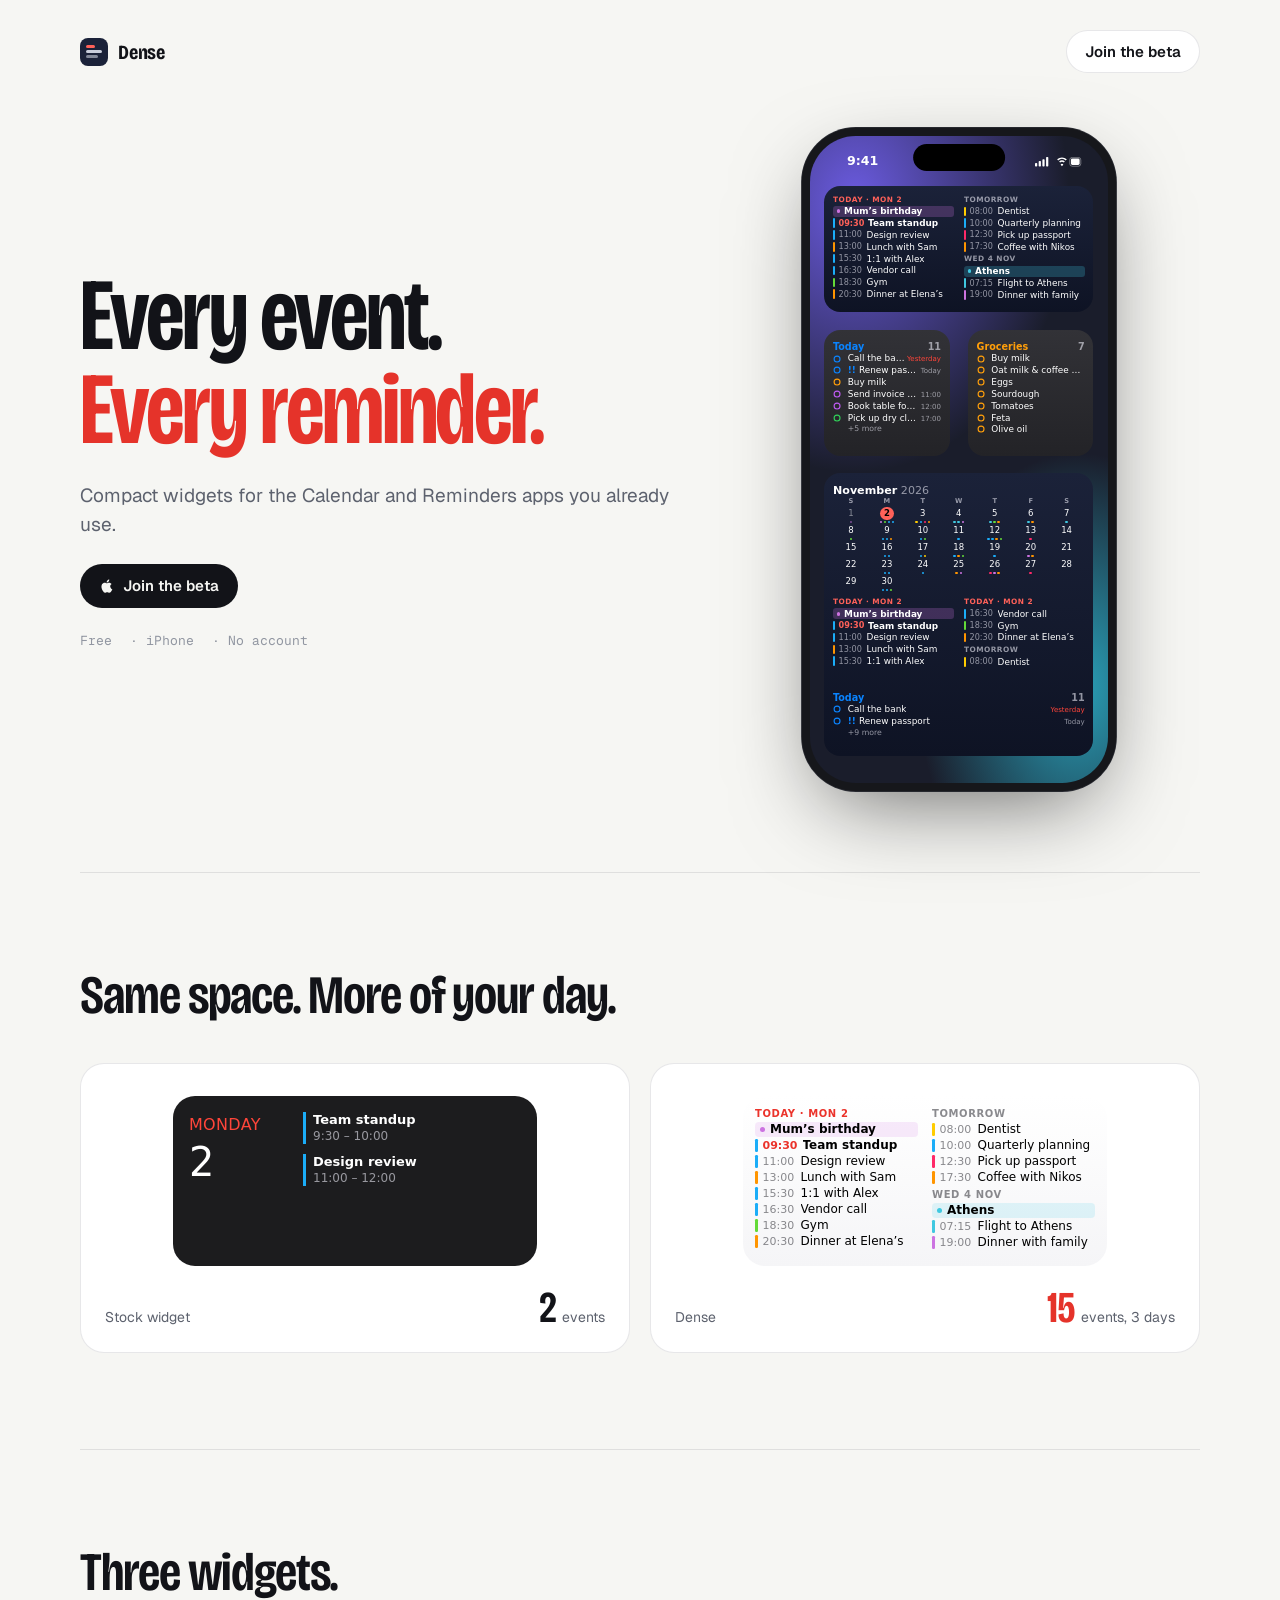
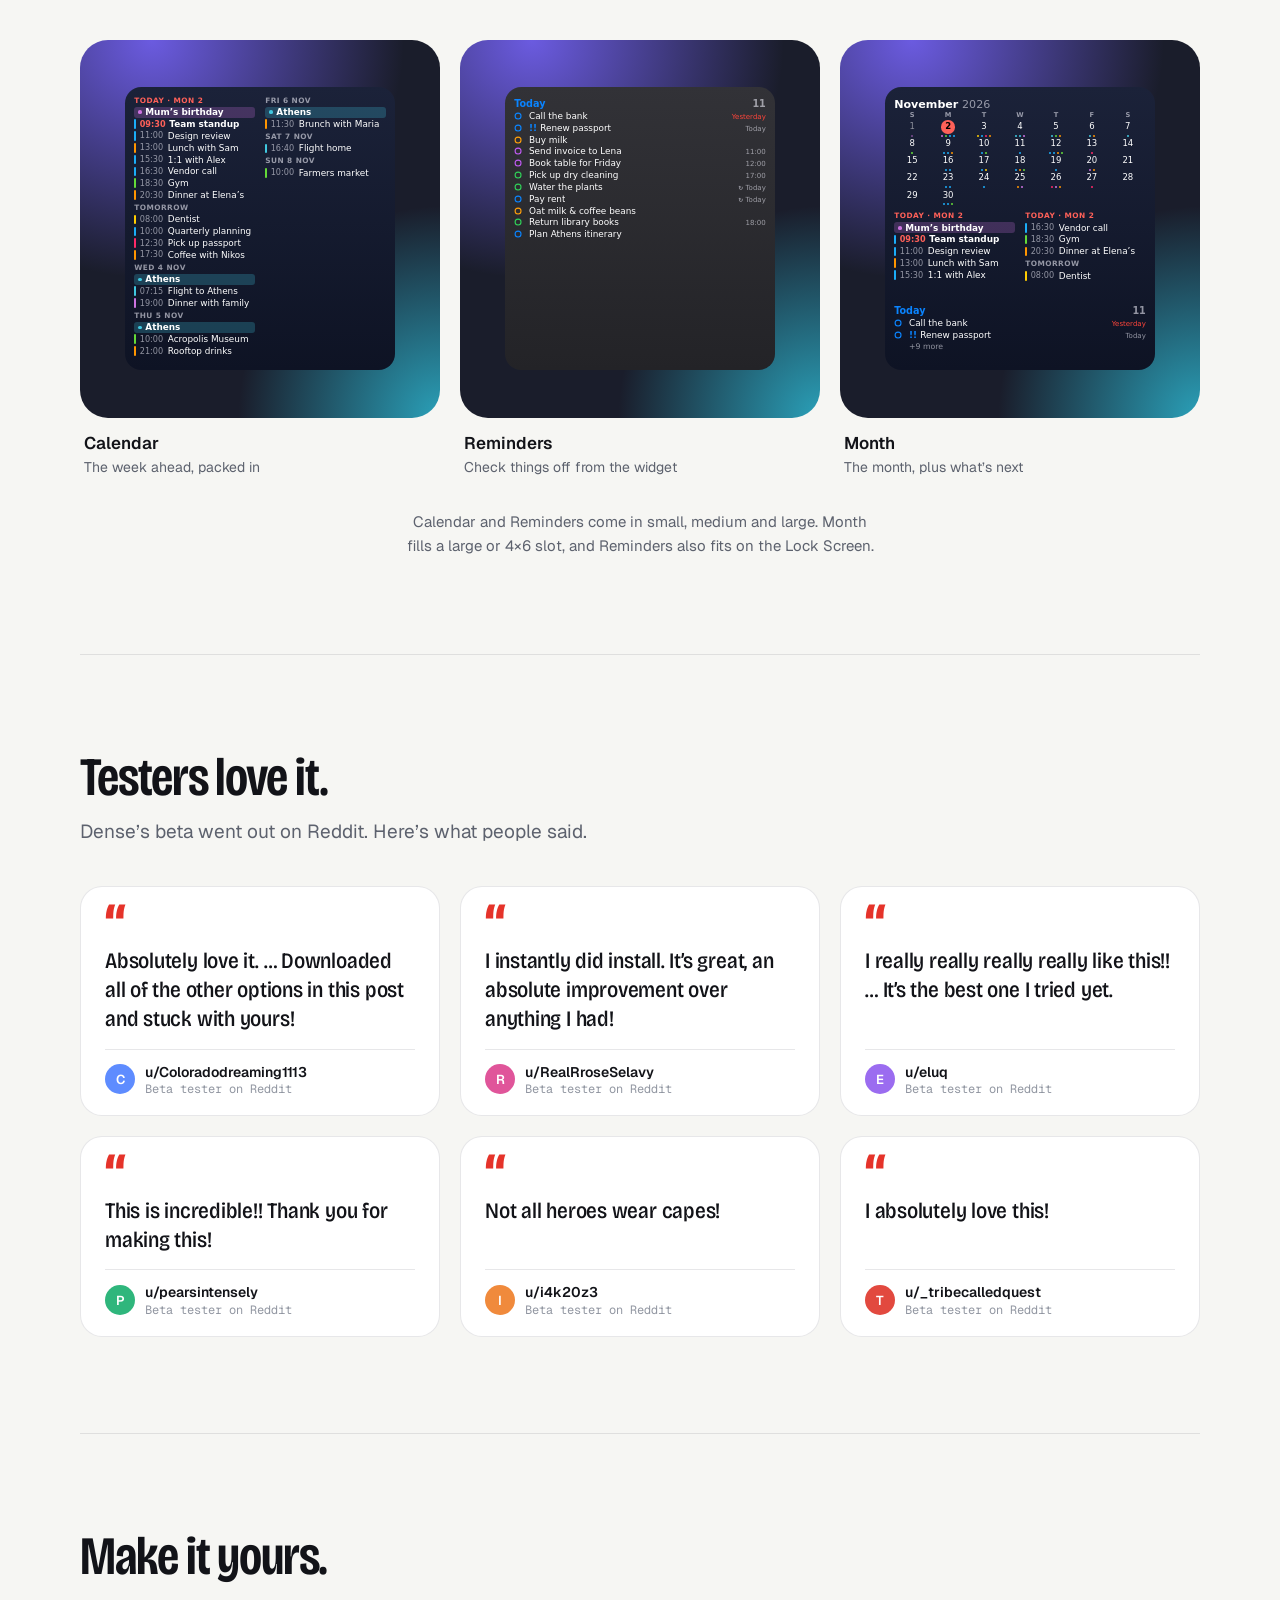
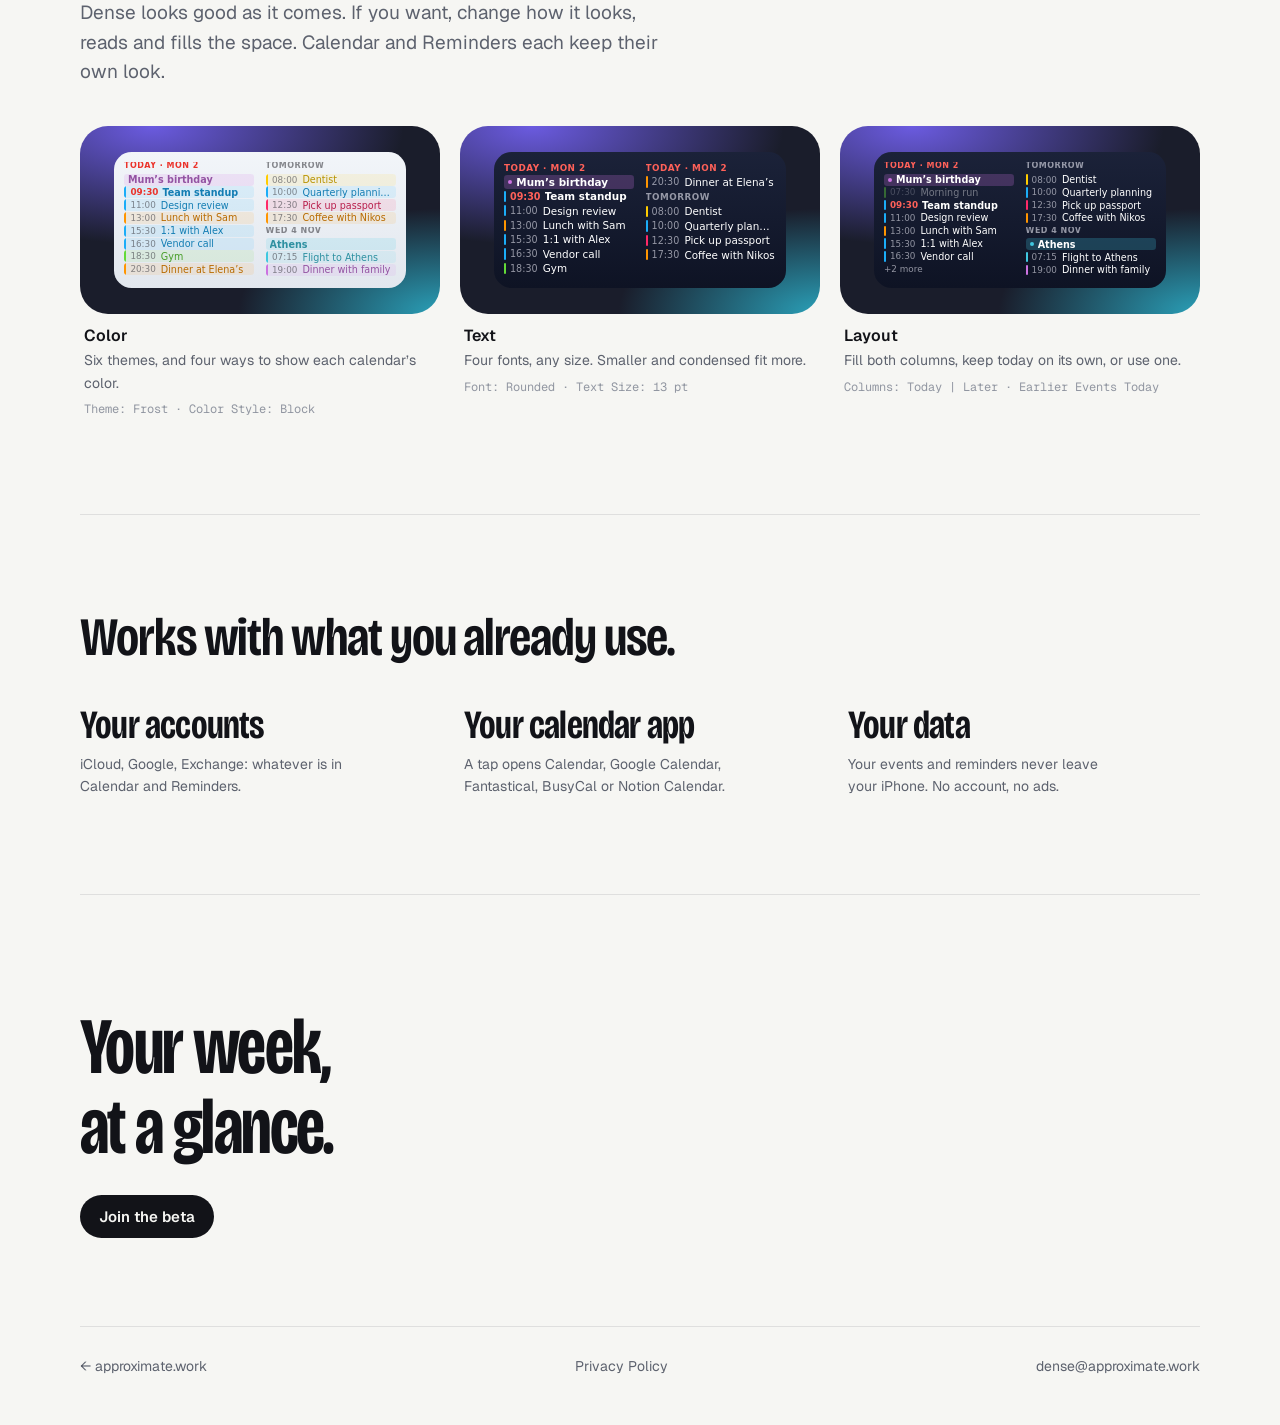
<file: dense/index.html>
<!doctype html>
<html lang="en">
<head>
<meta charset="utf-8">
<meta name="viewport" content="width=device-width, initial-scale=1, viewport-fit=cover">
<title>Dense · approximate.work</title>
<meta name="description" content="Compact Home Screen widgets for Apple Calendar and Reminders.">
<link rel="preconnect" href="https://fonts.googleapis.com">
<link rel="preconnect" href="https://fonts.gstatic.com" crossorigin>
<link rel="stylesheet" href="https://fonts.googleapis.com/css2?family=Bricolage+Grotesque:opsz,wdth,wght@12..96,75..100,300..800&family=Geist:wght@400;500;600&family=Geist+Mono:wght@400;500&display=swap">
<link rel="icon" type="image/svg+xml" href="/icons/dense.svg">
</head>
<body>
<style>
/* Layout: one narrow reading column; widgets break out of it at real iOS proportions (1px = 1pt, zoomed). */
:root {
  --bg: #0a0b0f;
  --surface: #12141a;
  --raise: #191c24;
  --line: rgba(214, 222, 255, 0.09);
  --fg: #eceef3;
  --muted: #8d93a1;
  --faint: #5a606d;
  --accent: #ff6159;       /* Dense's own "Today" red, dark variant */
  --accent-ink: #1a0605;
  --wall-a: #2a1f5c; --wall-b: #0d3a4a; --wall-c: #07080c;
  --display: "Bricolage Grotesque", "Avenir Next Condensed", "Arial Narrow", system-ui, sans-serif;
  --body: "Geist", -apple-system, "Segoe UI", system-ui, sans-serif;
  --mono: "Geist Mono", ui-monospace, "SF Mono", Menlo, monospace;
  --w: 1120px;
  color-scheme: dark;
}
@media (prefers-color-scheme: light) {
  :root:not([data-theme="dark"]) {
    --bg: #f6f6f3; --surface: #ffffff; --raise: #eeeeea; --line: rgba(20, 24, 40, 0.1);
    --fg: #121318; --muted: #5d626e; --faint: #9196a1; --accent: #e5332a; --accent-ink: #fff;
    --wall-a: #6b5be0; --wall-b: #2aa0b8; --wall-c: #1a1d2b;
    color-scheme: light;
  }
}
:root[data-theme="light"] {
  --bg: #f6f6f3; --surface: #ffffff; --raise: #eeeeea; --line: rgba(20, 24, 40, 0.1);
  --fg: #121318; --muted: #5d626e; --faint: #9196a1; --accent: #e5332a; --accent-ink: #fff;
  --wall-a: #6b5be0; --wall-b: #2aa0b8; --wall-c: #1a1d2b;
  color-scheme: light;
}

* { box-sizing: border-box; }
body {
  background: var(--bg); color: var(--fg);
  font: 400 16px/1.6 var(--body);
  -webkit-font-smoothing: antialiased;
  padding-left: max(16px, env(safe-area-inset-left, 0px));
  padding-right: max(16px, env(safe-area-inset-right, 0px));
  overflow-x: hidden;
}
a { color: inherit; }
:focus-visible { outline: 2px solid var(--accent); outline-offset: 3px; border-radius: 6px; }
.wrap { max-width: var(--w); margin: 0 auto; }

/* ---------- type ---------- */
h1, h2, h3 { font-family: var(--display); font-weight: 600; text-wrap: balance; margin: 0; letter-spacing: -0.02em; }
h1 { font-size: clamp(44px, 7.4vw, 92px); line-height: 0.92; font-stretch: 78%; font-variation-settings: "wdth" 78, "opsz" 96; }
h2 { font-size: clamp(32px, 4.6vw, 54px); line-height: 1; font-variation-settings: "wdth" 80, "opsz" 72; }
h3 { font-size: 26px; line-height: 1.1; font-variation-settings: "wdth" 85, "opsz" 32; }
p { margin: 0; max-width: 62ch; }
.lede { font-size: 19px; color: var(--muted); line-height: 1.55; }
.eyebrow { font: 500 12px/1 var(--mono); letter-spacing: 0.08em; text-transform: uppercase; color: var(--muted); }
.eyebrow b { color: var(--accent); font-weight: 500; }
.small { font-size: 14px; color: var(--muted); }
.mono { font-family: var(--mono); }

/* ---------- nav ---------- */
nav { display: flex; align-items: center; justify-content: space-between; padding-block: 22px; }
.brand { display: flex; align-items: center; gap: 10px; text-decoration: none; font: 700 20px/1 var(--display); font-variation-settings: "wdth" 80; letter-spacing: -0.01em; }
.mark { width: 28px; height: 28px; border-radius: 8px; background: #1b2239; display: grid; align-content: center; gap: 2.5px; padding: 0 6px; }
.mark i { display: block; height: 2.5px; border-radius: 2px; background: #c9cedb; }
.mark i:first-child { background: #ff6159; width: 55%; }
.mark i:nth-child(3) { width: 75%; opacity: .6; }
.btn { display: inline-flex; align-items: center; gap: 8px; text-decoration: none; font: 600 15px/1 var(--body); padding: 13px 18px; border-radius: 999px; border: 1px solid var(--line); background: var(--surface); color: var(--fg); transition: transform .15s ease, background .15s; }
.btn:hover { background: var(--raise); }
.btn:active { transform: scale(.97); }
.btn.primary { background: var(--fg); color: var(--bg); border-color: transparent; }
.btn.primary:hover { opacity: .9; background: var(--fg); }
.btn svg { width: 16px; height: 16px; }

/* ---------- hero ---------- */
.hero { display: grid; grid-template-columns: minmax(0, 1.1fr) minmax(0, 0.9fr); gap: 48px; align-items: center; padding-block: 40px 96px; }
.hero-copy { display: grid; gap: 28px; min-width: 0; }
.hero h1 em { font-style: normal; color: var(--accent); }
.cta-row { display: flex; flex-wrap: wrap; gap: 12px; align-items: center; }
.meta { display: flex; flex-wrap: wrap; gap: 6px 18px; font: 400 13px/1.4 var(--mono); color: var(--faint); }
.meta span::before { content: "· "; }
.meta span:first-child::before { content: ""; }

.phone-wrap { display: flex; justify-content: center; min-width: 0; }
.phone { --pz: .74; zoom: var(--pz); width: 402px; height: 874px; border-radius: 62px; padding: 0; position: relative; overflow: hidden;
  box-shadow: 0 0 0 11px #16171b, 0 0 0 12px #2c2e35, 0 40px 120px -20px rgba(0,0,0,.6);
  background: radial-gradient(120% 70% at 15% 10%, var(--wall-a), transparent 60%), radial-gradient(90% 60% at 90% 85%, var(--wall-b), transparent 60%), var(--wall-c);
  margin: 12px; }
.phone .status { height: 62px; display: flex; justify-content: space-between; align-items: center; padding: 8px 34px 0 50px; color: #fff; font: 600 17px/1 -apple-system, system-ui, sans-serif; }
.phone .island { position: absolute; top: 11px; left: 50%; translate: -50% 0; width: 124px; height: 36px; border-radius: 20px; background: #000; }
.phone .status svg { height: 13px; fill: #fff; }
.home { display: grid; grid-template-columns: 170px 170px; gap: 24px; padding: 6px 19px; }
.home .span2 { grid-column: span 2; }

/* ---------- sections ---------- */
section { padding-block: 96px; border-top: 1px solid var(--line); }
.sec-head { display: grid; gap: 18px; margin-bottom: 48px; }

/* problem */
.compare { display: grid; grid-template-columns: repeat(2, minmax(0, 1fr)); gap: 20px; }
.compare figure { margin: 0; background: var(--surface); border: 1px solid var(--line); border-radius: 24px; padding: 32px 24px 22px; display: grid; gap: 20px; justify-items: center; min-width: 0; }
.compare figcaption { display: flex; justify-content: space-between; align-items: baseline; width: 100%; gap: 12px; flex-wrap: wrap; }
.count { font: 600 44px/1 var(--display); font-variation-settings: "wdth" 75; letter-spacing: -0.02em; }
.count small { font: 400 14px/1 var(--body); color: var(--muted); margin-left: 6px; letter-spacing: 0; }
.compare .dense .count { color: var(--accent); }
.problem-points { display: grid; grid-template-columns: repeat(3, minmax(0, 1fr)); gap: 32px; margin-top: 56px; }
.problem-points div { display: grid; gap: 8px; align-content: start; min-width: 0; }
.problem-points h4 { margin: 0; font: 600 16px/1.3 var(--body); }
.problem-points p { color: var(--muted); font-size: 15px; }

/* widget showcase */
.feature { display: grid; grid-template-columns: minmax(0, 0.8fr) minmax(0, 1.2fr); gap: 56px; align-items: center; padding-block: 56px; }
.feature + .feature { border-top: 1px dashed var(--line); }
.feature-copy { display: grid; gap: 18px; min-width: 0; }
.feature-copy p { color: var(--muted); }
.taps { list-style: none; margin: 6px 0 0; padding: 0; display: grid; gap: 10px; }
.taps li { display: grid; grid-template-columns: 76px minmax(0,1fr); gap: 14px; font-size: 15px; align-items: baseline; }
.taps .k { font: 500 11px/1.4 var(--mono); text-transform: uppercase; letter-spacing: .07em; color: var(--faint); }
.stage { --z: .78; background: radial-gradient(100% 90% at 20% 0%, var(--wall-a), transparent 70%), radial-gradient(80% 80% at 100% 100%, var(--wall-b), transparent 70%), var(--wall-c); border-radius: 28px; padding: 32px; display: flex; flex-wrap: wrap; gap: 18px; justify-content: center; align-items: flex-start; min-width: 0; }
.stage > * { zoom: var(--z); }
.month-stage { --z: .68; align-items: flex-end; }
.stage .col { display: grid; gap: 22px; }
.lock { width: 172px; height: 76px; color: #fff; padding: 6px 4px; font-family: -apple-system, system-ui, sans-serif; display: grid; align-content: start; gap: 1px; }
.lock .lt { font: 700 13px/1.25 -apple-system, system-ui, sans-serif; display: flex; gap: 4px; align-items: center; }
.lock .li { font: 400 13px/1.3 -apple-system, system-ui, sans-serif; opacity: .85; white-space: nowrap; overflow: hidden; text-overflow: ellipsis; display: flex; gap: 5px; align-items: center; }
.lock .li i { width: 9px; height: 9px; border: 1.3px solid currentColor; border-radius: 50%; flex: none; }
.lock-frame { display: grid; gap: 10px; justify-items: center; padding: 18px 20px; border-radius: 26px; background: rgba(0,0,0,.25); }
.lock-frame .clock { font: 700 64px/1 -apple-system, system-ui, sans-serif; color: rgba(255,255,255,.92); letter-spacing: -0.02em; }
.lock-frame .date { font: 600 16px/1 -apple-system, system-ui, sans-serif; color: rgba(255,255,255,.8); }

/* quotes */
.quotes-head { display: grid; gap: 12px; margin-bottom: 40px; }
.quotes { display: grid; grid-template-columns: repeat(3, minmax(0, 1fr)); gap: 20px; margin: 0; padding: 0; list-style: none; }
.quotes li { margin: 0; }
.quotes figure { margin: 0; height: 100%; background: var(--surface); border: 1px solid var(--line); border-radius: 22px; padding: 22px 24px 20px; display: grid; grid-template-rows: auto 1fr auto; gap: 14px; min-width: 0; }
.quotes .qm { font: 700 56px/0.6 var(--display); color: var(--accent); height: 24px; }
.quotes blockquote { margin: 0; font: 500 clamp(19px, 1.9vw, 22px)/1.32 var(--display); font-variation-settings: "wdth" 88, "opsz" 32; letter-spacing: -0.01em; text-wrap: pretty; }
.quotes figcaption { display: flex; align-items: center; gap: 10px; padding-top: 14px; border-top: 1px solid var(--line); min-width: 0; }
.quotes .av { flex: none; width: 30px; height: 30px; border-radius: 50%; display: grid; place-items: center; font: 600 13px/1 var(--body); color: #fff; background: var(--c); }
.quotes .who { display: grid; gap: 3px; min-width: 0; }
.quotes .who b { font: 600 14px/1.2 var(--body); overflow: hidden; text-overflow: ellipsis; white-space: nowrap; }
.quotes .who span { font: 400 12px/1 var(--mono); color: var(--faint); }
@media (max-width: 900px) { .quotes { grid-template-columns: repeat(2, minmax(0, 1fr)); } }
@media (max-width: 640px) {
  .quotes { display: flex; overflow-x: auto; scroll-snap-type: x mandatory; gap: 12px; margin-inline: -16px; padding: 0 16px 6px; scrollbar-width: none; }
  .quotes::-webkit-scrollbar { display: none; }
  .quotes li { flex: 0 0 82%; scroll-snap-align: center; }
}

/* looks */
.looks-head { display: grid; gap: 14px; margin-bottom: 40px; }
.looks-head .lede { max-width: 46ch; }
.looks { display: grid; grid-template-columns: repeat(3, minmax(0, 1fr)); gap: 20px; }
.looks figure { margin: 0; display: grid; gap: 12px; min-width: 0; }
.looks { align-items: start; }
.looks .stage { --z: .8; padding: 0 12px; align-items: center; height: calc(170px * var(--z) + 52px); }
.looks figcaption { display: grid; gap: 2px; padding-left: 4px; }
.looks figcaption b { font: 600 16px/1.3 var(--body); }
.looks figcaption span { font-size: 14px; color: var(--muted); }
.looks figcaption .set { font: 400 12px/1.5 var(--mono); color: var(--faint); margin-top: 4px; }

/* sources + privacy */
.sources { display: flex; flex-wrap: wrap; gap: 10px; margin-top: 8px; }
.sources span { font: 500 14px/1 var(--body); padding: 10px 14px; border-radius: 999px; border: 1px solid var(--line); background: var(--surface); display: inline-flex; gap: 8px; align-items: center; }
.sources i { width: 8px; height: 8px; border-radius: 50%; background: var(--c); }
.privacy { display: grid; grid-template-columns: minmax(0, 0.9fr) minmax(0, 1.1fr); gap: 56px; align-items: start; }
.facts { display: grid; gap: 0; border-top: 1px solid var(--line); }
.facts div { display: grid; grid-template-columns: 160px minmax(0, 1fr); gap: 20px; padding-block: 20px; border-bottom: 1px solid var(--line); }
.facts dt { font: 600 16px/1.4 var(--body); margin: 0; }
.facts dd { margin: 0; color: var(--muted); font-size: 15px; }

/* faq */
.faq { display: grid; grid-template-columns: repeat(2, minmax(0, 1fr)); gap: 36px 48px; }
.faq div { display: grid; gap: 8px; align-content: start; min-width: 0; }
.faq h4 { margin: 0; font: 600 17px/1.35 var(--body); }
.faq p { color: var(--muted); font-size: 15px; }

/* final */
.final { text-align: left; display: grid; gap: 28px; padding-block: 120px 96px; }
.final h2 { font-size: clamp(40px, 6.4vw, 80px); font-variation-settings: "wdth" 76, "opsz" 96; max-width: 14ch; }
footer { border-top: 1px solid var(--line); padding-block: 28px 40px; display: flex; flex-wrap: wrap; gap: 12px 28px; justify-content: space-between; color: var(--muted); font-size: 14px; }
footer a { text-decoration: none; }
footer a:hover { color: var(--fg); text-decoration: underline; text-underline-offset: 3px; }

/* ---------- widget renderer (mirrors Dense's SwiftUI layout, 1px = 1pt) ---------- */
.wg { position: relative; border-radius: 22px; overflow: hidden; background: linear-gradient(var(--w1), var(--w2)); color: var(--p); font-family: var(--wf); flex: none; }
.wg .col-wrap { position: absolute; inset: 0; display: flex; gap: 14px; padding: var(--vp) 12px; }
.wg .acol { display: flex; flex-direction: column; min-width: 0; flex: 1; }
.wg .hdr { text-transform: uppercase; white-space: nowrap; overflow: hidden; display: flex; align-items: flex-end; }
.wg .row { display: flex; align-items: center; gap: 5px; white-space: nowrap; min-width: 0; }
.wg .row .t { overflow: hidden; text-overflow: ellipsis; min-width: 0; }
.wg .tm { font-variant-numeric: tabular-nums; flex: none; }
.wg .bar { flex: none; border-radius: 1.25px; width: 2.5px; }
.wg .dot { flex: none; border-radius: 50%; }
.wg .allday { border-radius: 4px; padding: 0 5px; display: flex; align-items: center; gap: 5px; }
.wg .rem { position: absolute; inset: 0; padding: var(--vp) 12px; display: flex; flex-direction: column; }
.wg .rh { display: flex; align-items: baseline; gap: 4px; justify-content: space-between; }
.wg .rr { display: flex; align-items: center; min-width: 0; }
.wg .circ { flex: none; border: 0; background: none; padding: 0; display: flex; align-items: center; cursor: pointer; color: inherit; height: 100%; }
.wg .circ svg { display: block; }
.wg .rt { display: flex; align-items: baseline; gap: 3px; min-width: 0; flex: 1; white-space: nowrap; }
.wg .rt .t { overflow: hidden; text-overflow: ellipsis; min-width: 0; }
.wg .rt .due { margin-left: auto; flex: none; font-variant-numeric: tabular-nums; }
.wg .rt .rep { flex: none; margin-left: auto; }
.wg .rt .rep + .due { margin-left: 0; }
.wg .month { position: absolute; inset: 0; display: flex; flex-direction: column; }
.wg .mgrid { padding: 12px 12px 0; }
.wg .mtitle { height: 19px; display: flex; gap: 5px; align-items: flex-start; font-size: 15px; }
.wg .wk, .wg .wr { display: grid; grid-template-columns: repeat(7, minmax(0, 1fr)); }
.wg .wk span { height: 14px; display: grid; place-items: center; font-size: 9px; }
.wg .cell { display: flex; flex-direction: column; align-items: center; justify-content: center; gap: 1px; }
.wg .num { display: grid; place-items: center; border-radius: 50%; font-variant-numeric: tabular-nums; }
.wg .mdots { display: flex; gap: 2px; align-items: center; }
.wg .mdots i { border-radius: 50%; }
.wg .lower { position: relative; flex: 1; }
.wg .lower > div { position: absolute; left: 0; right: 0; }
.stock { position: relative; border-radius: 22px; overflow: hidden; background: #1c1c1e; color: #fff; font-family: -apple-system, system-ui, sans-serif; padding: 16px; display: grid; grid-template-columns: 100px minmax(0, 1fr); gap: 14px; }
.stock .day { font: 600 12px/1 inherit; color: #ff453a; text-transform: uppercase; letter-spacing: .02em; }
.stock .big { font: 300 40px/1.05 -apple-system, system-ui, sans-serif; margin-top: 4px; }
.stock .ev { border-left: 3px solid var(--c); padding-left: 7px; display: grid; gap: 1px; margin-bottom: 10px; }
.stock .ev b { font: 600 13px/1.25 -apple-system, system-ui, sans-serif; }
.stock .ev span { font: 400 12px/1.25 -apple-system, system-ui, sans-serif; color: rgba(235,235,245,.6); }


/* ---------- simplified layout ---------- */
.sec-title { margin-bottom: 40px; }
.hero { padding-block: 32px 80px; }
.hero h1 { font-size: clamp(48px, 8vw, 104px); }
.hero-copy { gap: 24px; }
.gallery { display: grid; grid-template-columns: repeat(3, minmax(0, 1fr)); gap: 20px; }
.gallery figure { margin: 0; display: grid; gap: 14px; min-width: 0; }
.gallery .stage { --z: .74; padding: 28px 12px; aspect-ratio: 1 / 1.05; align-items: center; align-content: center; max-width: 100%; }
.gallery figcaption { display: grid; gap: 2px; padding-left: 4px; }
.gallery figcaption b { font: 600 17px/1.3 var(--body); }
.gallery figcaption span { font-size: 14px; color: var(--muted); }
.sizes-note { margin: 32px auto 0; text-align: center; color: var(--muted); font-size: 15px; max-width: 60ch; text-wrap: balance; }
.trio { display: grid; grid-template-columns: repeat(3, minmax(0, 1fr)); gap: 32px; }
.trio div { display: grid; gap: 8px; align-content: start; min-width: 0; }
.trio .small { max-width: 30ch; }
.big-word { font: 600 clamp(28px, 3.4vw, 40px)/1 var(--display); font-variation-settings: "wdth" 78, "opsz" 72; letter-spacing: -0.02em; }
.final { padding-block: 112px 88px; }
@media (max-width: 1060px) { .gallery .stage { --z: .6; } .looks .stage { --z: .66; } }
@media (max-width: 900px) { .looks { grid-template-columns: repeat(2, minmax(0, 1fr)); } .looks .stage { --z: .74; } }
@media (max-width: 680px) { .looks { grid-template-columns: minmax(0, 1fr); max-width: 420px; margin: 0 auto; } .looks .stage { --z: .86; } }
@media (max-width: 420px) { .looks .stage { --z: .78; } }
@media (max-width: 370px) { .looks .stage { --z: .7; } }
@media (max-width: 900px) {
  .gallery { grid-template-columns: minmax(0, 1fr); max-width: 420px; margin: 0 auto; }
  .gallery .stage { --z: .8; aspect-ratio: auto; }
  .trio { grid-template-columns: minmax(0, 1fr); gap: 28px; }
}
@media (max-width: 640px) { .gallery .stage { --z: .7; } }
@media (max-width: 380px) { .gallery .stage { --z: .62; } }

@media (max-width: 900px) {
  .hero, .feature, .privacy { grid-template-columns: minmax(0, 1fr); }
  .hero { padding-block: 16px 72px; gap: 40px; }
  .feature { gap: 32px; }
  .feature.flip .feature-copy { order: -1; }
  .problem-points, .faq { grid-template-columns: minmax(0, 1fr); gap: 28px; }
}
@media (max-width: 640px) {
  body { font-size: 15px; }
  section { padding-block: 72px; }
  .compare { grid-template-columns: minmax(0, 1fr); }
  .compare figure > .zoomer { zoom: .74; }
  .phone { --pz: .66; }
  .stage { --z: .66; padding: 20px 10px; border-radius: 22px; }
  .month-stage { --z: .62; }
  .facts div { grid-template-columns: minmax(0, 1fr); gap: 4px; }
}
@media (max-width: 380px) { .phone { --pz: .6; } .stage { --z: .6; } .compare figure > .zoomer { zoom: .66; } }
@media (prefers-reduced-motion: reduce) { * { transition: none !important; } }
</style>

<div class="wrap">
  <nav>
    <a class="brand" href="#top" aria-label="Dense"><span class="mark" aria-hidden="true"><i></i><i></i><i></i></span>Dense</a>
    <a class="btn" href="https://testflight.apple.com/join/xfXeEPq4" target="_blank" rel="noopener">Join the beta</a>
  </nav>

  <header class="hero" id="top">
    <div class="hero-copy">
      <h1>Every event.<br><em>Every reminder.</em></h1>
      <p class="lede">Compact widgets for the Calendar and Reminders apps you already use.</p>
      <div class="cta-row">
        <a class="btn primary" href="https://testflight.apple.com/join/xfXeEPq4" target="_blank" rel="noopener">
          <svg viewBox="0 0 16 16" aria-hidden="true"><path fill="currentColor" d="M11.2 8.4c0-1.6 1.3-2.3 1.4-2.4-.8-1.1-1.9-1.3-2.3-1.3-1-.1-1.9.6-2.4.6s-1.3-.6-2.1-.6C4.6 4.7 3.6 5.3 3 6.3c-1.2 2.1-.3 5.1.9 6.8.6.8 1.2 1.7 2.1 1.7.8 0 1.2-.5 2.2-.5s1.3.5 2.2.5c.9 0 1.5-.8 2-1.7.6-.9.9-1.8.9-1.9 0 0-1.9-.7-2.1-2.8zM9.6 3.6c.4-.6.8-1.3.7-2.1-.7 0-1.5.5-2 1-.4.5-.8 1.3-.7 2 .8.1 1.5-.4 2-.9z"/></svg>
          Join the beta</a>
      </div>
      <div class="meta"><span>Free</span><span>iPhone</span><span>No account</span></div>
    </div>
    <div class="phone-wrap">
      <div class="phone" role="img" aria-label="An iPhone Home Screen with four Dense widgets: a medium calendar, small Today and Groceries reminders lists, and a large month view.">
        <div class="island"></div>
        <div class="status"><span>9:41</span><svg viewBox="0 0 64 13" aria-hidden="true"><rect x="0" y="8" width="3" height="5" rx="1"/><rect x="5" y="5.5" width="3" height="7.5" rx="1"/><rect x="10" y="3" width="3" height="10" rx="1"/><rect x="15" y="0" width="3" height="13" rx="1"/><path d="M30 3.2a10 10 0 0 1 13 0l-1.3 1.4a8 8 0 0 0-10.4 0zM32.6 6a6 6 0 0 1 7.8 0L39 7.4a4 4 0 0 0-5 0zM36.5 12.5 34.6 10a2.6 2.6 0 0 1 3.8 0z"/><rect x="47" y=".5" width="15" height="12" rx="3.5" fill="none" stroke="#fff" opacity=".5"/><rect x="48.6" y="2.1" width="11.8" height="8.8" rx="2"/></svg></div>
        <div class="home">
          <div class="span2" data-w="calendar" data-size="medium" data-theme-w="midnight"></div>
          <div data-w="reminders" data-size="small" data-theme-w="graphite"></div>
          <div data-w="reminders" data-size="small" data-theme-w="graphite" data-list="groceries"></div>
          <div class="span2" data-w="month" data-size="large" data-theme-w="midnight"></div>
        </div>
      </div>
    </div>
  </header>

  <section id="problem">
    <h2 class="sec-title">Same space. More of your day.</h2>
    <div class="compare">
      <figure>
        <div class="zoomer"><div class="stock" style="width:364px;height:170px" aria-hidden="true">
          <div><div class="day">Monday</div><div class="big">2</div></div>
          <div>
            <div class="ev" style="--c:#1badf8"><b>Team standup</b><span>9:30 – 10:00</span></div>
            <div class="ev" style="--c:#1badf8"><b>Design review</b><span>11:00 – 12:00</span></div>
          </div>
        </div></div>
        <figcaption><span class="small">Stock widget</span><span class="count">2<small>events</small></span></figcaption>
      </figure>
      <figure class="dense">
        <div class="zoomer"><div data-w="calendar" data-size="medium" data-theme-w="auto"></div></div>
        <figcaption><span class="small">Dense</span><span class="count" id="denseCount">–<small id="denseDays">events</small></span></figcaption>
      </figure>
    </div>
  </section>

  <section id="widgets">
    <h2 class="sec-title">Three widgets.</h2>
    <div class="gallery">
      <figure><div class="stage"><div data-w="calendar" data-size="large" data-theme-w="midnight"></div></div><figcaption><b>Calendar</b><span>The week ahead, packed in</span></figcaption></figure>
      <figure><div class="stage"><div data-w="reminders" data-size="large" data-theme-w="graphite"></div></div><figcaption><b>Reminders</b><span>Check things off from the widget</span></figcaption></figure>
      <figure><div class="stage"><div data-w="month" data-size="large" data-theme-w="midnight"></div></div><figcaption><b>Month</b><span>The month, plus what’s next</span></figcaption></figure>
    </div>
    <p class="sizes-note">Calendar and Reminders come in small, medium and large. Month fills a large or 4×6 slot, and Reminders also fits on the Lock Screen.</p>
  </section>

  <section id="quotes">
    <div class="quotes-head">
      <h2>Testers love it.</h2>
      <p class="lede">Dense’s beta went out on Reddit. Here’s what people said.</p>
    </div>
    <ul class="quotes">
      <li><figure><span class="qm" aria-hidden="true">“</span><blockquote>Absolutely love it. … Downloaded all of the other options in this post and stuck with yours!</blockquote><figcaption><span class="av" style="--c:#5e8cff" aria-hidden="true">C</span><span class="who"><b>u/Coloradodreaming1113</b><span>Beta tester on Reddit</span></span></figcaption></figure></li>
      <li><figure><span class="qm" aria-hidden="true">“</span><blockquote>I instantly did install. It’s great, an absolute improvement over anything I had!</blockquote><figcaption><span class="av" style="--c:#e0559a" aria-hidden="true">R</span><span class="who"><b>u/RealRroseSelavy</b><span>Beta tester on Reddit</span></span></figcaption></figure></li>
      <li><figure><span class="qm" aria-hidden="true">“</span><blockquote>I really really really really like this!! … It’s the best one I tried yet.</blockquote><figcaption><span class="av" style="--c:#9b6cf0" aria-hidden="true">E</span><span class="who"><b>u/eluq</b><span>Beta tester on Reddit</span></span></figcaption></figure></li>
      <li><figure><span class="qm" aria-hidden="true">“</span><blockquote>This is incredible!! Thank you for making this!</blockquote><figcaption><span class="av" style="--c:#2fb67c" aria-hidden="true">P</span><span class="who"><b>u/pearsintensely</b><span>Beta tester on Reddit</span></span></figcaption></figure></li>
      <li><figure><span class="qm" aria-hidden="true">“</span><blockquote>Not all heroes wear capes!</blockquote><figcaption><span class="av" style="--c:#f08a3c" aria-hidden="true">I</span><span class="who"><b>u/i4k20z3</b><span>Beta tester on Reddit</span></span></figcaption></figure></li>
      <li><figure><span class="qm" aria-hidden="true">“</span><blockquote>I absolutely love this!</blockquote><figcaption><span class="av" style="--c:#e2493f" aria-hidden="true">T</span><span class="who"><b>u/_tribecalledquest</b><span>Beta tester on Reddit</span></span></figcaption></figure></li>
    </ul>
  </section>

  <section id="looks">
    <div class="looks-head">
      <h2>Make it yours.</h2>
      <p class="lede">Dense looks good as it comes. If you want, change how it looks, reads and fills the space. Calendar and Reminders each keep their own look.</p>
    </div>
    <div class="looks">
      <figure><div class="stage"><div data-w="calendar" data-size="medium" data-theme-w="frost" data-marker="block"></div></div><figcaption><b>Color</b><span>Six themes, and four ways to show each calendar’s color.</span><span class="set">Theme: Frost · Color Style: Block</span></figcaption></figure>
      <figure><div class="stage"><div data-w="calendar" data-size="medium" data-theme-w="midnight" data-font="rounded" data-size-pt="13"></div></div><figcaption><b>Text</b><span>Four fonts, any size. Smaller and condensed fit more.</span><span class="set">Font: Rounded · Text Size: 13 pt</span></figcaption></figure>
      <figure><div class="stage"><div data-w="calendar" data-size="medium" data-theme-w="midnight" data-columns="todayLater" data-earlier="1"></div></div><figcaption><b>Layout</b><span>Fill both columns, keep today on its own, or use one.</span><span class="set">Columns: Today | Later · Earlier Events Today</span></figcaption></figure>
    </div>
  </section>

  <section id="trust">
    <h2 class="sec-title">Works with what you already use.</h2>
    <div class="trio">
      <div><span class="big-word">Your accounts</span><span class="small">iCloud, Google, Exchange: whatever is in Calendar and Reminders.</span></div>
      <div><span class="big-word">Your calendar app</span><span class="small">A tap opens Calendar, Google Calendar, Fantastical, BusyCal or Notion Calendar.</span></div>
      <div><span class="big-word">Your data</span><span class="small">Your events and reminders never leave your iPhone. No account, no ads.</span></div>
    </div>
  </section>

  <section class="final">
    <h2>Your week, at a glance.</h2>
    <div class="cta-row">
      <a class="btn primary" href="https://testflight.apple.com/join/xfXeEPq4" target="_blank" rel="noopener">Join the beta</a>
    </div>
  </section>

  <footer>
    <a href="https://approximate.work/">← approximate.work</a>
    <a href="/dense/privacy/">Privacy Policy</a>
    <a href="mailto:dense@approximate.work">dense@approximate.work</a>
  </footer>
</div>

<script>
(() => {
  // ---------- mock data: Monday 2 November 2026, 9:41 ----------
  const NOW = 9 * 60 + 41;
  const DAY0 = new Date(2026, 10, 2);
  const C = { blue: "#1badf8", purple: "#cc73e1", orange: "#ff9500", green: "#63da38", yellow: "#ffcc00", red: "#ff2968", teal: "#40c8e0", brown: "#a2845e" };
  const t = s => { const [h, m] = s.split(":").map(Number); return h * 60 + m; };
  const E = (d, s, e, title, color, o = {}) => ({ d, s: t(s), e: t(e), title, color: C[color], ...o });
  const A = (d, d2, title, color) => ({ d, d2, allDay: true, title, color: C[color] });
  const EVENTS = [
    A(0, 0, "Mum’s birthday", "purple"),
    E(0, "07:30", "08:15", "Morning run", "green"),
    E(0, "09:30", "10:00", "Team standup", "blue"),
    E(0, "11:00", "12:00", "Design review", "blue"),
    E(0, "13:00", "14:00", "Lunch with Sam", "orange"),
    E(0, "15:30", "16:00", "1:1 with Alex", "blue"),
    E(0, "16:30", "17:00", "Vendor call", "blue"),
    E(0, "18:30", "19:30", "Gym", "green"),
    E(0, "20:30", "22:30", "Dinner at Elena’s", "orange"),
    E(1, "08:00", "09:00", "Dentist", "yellow"),
    E(1, "10:00", "11:30", "Quarterly planning", "blue"),
    E(1, "12:30", "13:00", "Pick up passport", "red"),
    E(1, "17:30", "18:30", "Coffee with Nikos", "orange"),
    A(2, 4, "Athens", "teal"),
    E(2, "07:15", "10:40", "Flight to Athens", "teal"),
    E(2, "19:00", "21:30", "Dinner with family", "purple"),
    E(3, "10:00", "12:00", "Acropolis Museum", "green"),
    E(3, "21:00", "23:00", "Rooftop drinks", "orange"),
    E(4, "11:30", "13:00", "Brunch with Maria", "orange"),
    E(5, "16:40", "19:55", "Flight home", "teal"),
    E(6, "10:00", "11:00", "Farmers market", "green"),
  ];
  // Dots for the rest of the month (day of November → calendar colors).
  const MONTH_EXTRA = {
    1: ["purple"], 9: ["blue", "blue", "orange"], 10: ["blue", "green"], 11: ["blue"], 12: ["blue", "blue", "orange", "green"],
    13: ["red"], 16: ["blue", "blue"], 17: ["blue", "yellow"], 18: ["blue", "orange", "green"], 19: ["blue"], 20: ["purple", "orange"],
    23: ["blue", "blue"], 24: ["blue"], 25: ["orange", "purple"], 26: ["red", "purple", "orange"], 27: ["red"], 30: ["blue", "blue", "green"],
    // past days
    // (shown dimmed)
  };
  const L = { personal: "#0a84ff", groceries: "#ff9f0a", home: "#30d158", work: "#bf5af2" };
  const REMINDERS = [
    { title: "Call the bank", list: "personal", due: "Yesterday", overdue: true },
    { title: "Renew passport", list: "personal", due: "Today", marks: "!!" },
    { title: "Buy milk", list: "groceries" },
    { title: "Send invoice to Lena", list: "work", due: "11:00" },
    { title: "Book table for Friday", list: "work", due: "12:00" },
    { title: "Pick up dry cleaning", list: "home", due: "17:00" },
    { title: "Water the plants", list: "home", due: "Today", repeat: true },
    { title: "Pay rent", list: "personal", due: "Today", repeat: true },
    { title: "Oat milk & coffee beans", list: "groceries" },
    { title: "Return library books", list: "home", due: "18:00" },
    { title: "Plan Athens itinerary", list: "personal" },
  ].map((r, i) => ({ ...r, id: i, done: false }));
  const GROCERIES = ["Buy milk", "Oat milk & coffee beans", "Eggs", "Sourdough", "Tomatoes", "Feta", "Olive oil"]
    .map((title, i) => ({ title, list: "groceries", id: 100 + i, done: false }));

  // ---------- themes and type, from SharedSettings.swift ----------
  const THEMES = {
    auto: { name: "Auto", dark: ["#1c1c1f", "#131315"], light: ["#ffffff", "#f5f5f7"] },
    paper: { name: "Paper", dark: ["#23211d", "#191815"], light: ["#fcfaf5", "#f2ede3"] },
    frost: { name: "Frost", scheme: "light", light: ["#f2f5f9", "#e2e7ee"] },
    graphite: { name: "Graphite", scheme: "dark", dark: ["#323237", "#232327"] },
    midnight: { name: "Midnight", scheme: "dark", dark: ["#1b2239", "#0e1324"] },
    black: { name: "Black", scheme: "dark", dark: ["#000000", "#000000"] },
  };
  const ACCENTS = { red: ["#eb332b", "#ff6159"], orange: ["#ed7300", "#ff9e40"], blue: ["#006bf2", "#66a6ff"], purple: ["#8040d9", "#bf8cff"], mono: null };
  const FONTS = {
    system: '-apple-system, "SF Pro Text", system-ui, "Segoe UI", sans-serif',
    rounded: 'ui-rounded, "SF Pro Rounded", "Nunito", -apple-system, system-ui, sans-serif',
    serif: 'ui-serif, "New York", "Iowan Old Style", Georgia, serif',
    mono: 'ui-monospace, "SF Mono", Menlo, "Geist Mono", monospace',
  };
  const WEIGHT = { light: [300, 500], regular: [400, 600], medium: [500, 600], semibold: [600, 700] };
  const SIZES = { small: [170, 170], medium: [364, 170], large: [364, 382], xl: [364, 592] };

  const pageDark = () => {
    const a = document.documentElement.getAttribute("data-theme");
    if (a) return a === "dark";
    return !matchMedia("(prefers-color-scheme: light)").matches;
  };

  function styleFor(o) {
    const th = THEMES[o.theme];
    const dark = th.scheme ? th.scheme === "dark" : pageDark();
    const [w1, w2] = dark ? th.dark : th.light;
    const acc = ACCENTS[o.accent];
    return {
      ...o, dark, w1, w2,
      p: dark ? "#ffffff" : "#000000",
      s: dark ? "rgba(235,235,245,.6)" : "rgba(60,60,67,.6)",
      ter: dark ? "rgba(235,235,245,.3)" : "rgba(60,60,67,.3)",
      bgSys: dark ? "#000" : "#fff",
      red: dark ? "#ff453a" : "#ff3b30",
      accentC: acc ? acc[dark ? 1 : 0] : (dark ? "#ffffff" : "#000000"),
      w: WEIGHT[o.weight][0], we: WEIGHT[o.weight][1],
      family: FONTS[o.font],
    };
  }

  const el = (tag, css, text) => { const n = document.createElement(tag); if (css) n.style.cssText = css; if (text != null) n.textContent = text; return n; };
  const fontCss = (st, size, weight) => `font-family:${st.family};font-size:${size}px;font-weight:${weight};${st.condensed ? "font-stretch:condensed;letter-spacing:-0.025em;" : ""}`;
  const tintC = (st, c, by) => st.dark ? c : `color-mix(in srgb, ${c}, #000 ${by}%)`;
  // Tint and Block color titles; on a dark block, lighten them off their own color.
  const titleC = (st, c) => st.marker === "text" ? tintC(st, c, 28)
    : st.marker === "block" ? (st.dark ? `color-mix(in srgb, ${c}, #fff 35%)` : tintC(st, c, 28)) : st.p;
  const hhmm = m => `${String(Math.floor(m / 60)).padStart(2, "0")}:${String(m % 60).padStart(2, "0")}`;
  const measure = (() => { const cv = document.createElement("canvas").getContext("2d"); return (txt, st, size) => { cv.font = `${st.w} ${size}px ${st.family}`; return Math.ceil(cv.measureText(txt).width * (st.condensed ? 0.9 : 1)) + 1; }; })();

  function frame(st, size) {
    const [w, h] = SIZES[size];
    const n = el("div", `width:${w}px;height:${h}px;--w1:${st.w1};--w2:${st.w2};--p:${st.p};--wf:${st.family}`);
    n.className = "wg";
    return { n, w, h };
  }

  // ---------- Dense Calendar (AgendaView.swift) ----------
  function dayTitle(off) {
    const d = new Date(DAY0); d.setDate(d.getDate() + off);
    const wd = d.toLocaleDateString("en-GB", { weekday: "short" });
    if (off === 0) return `Today · ${wd} ${d.getDate()}`;
    if (off === 1) return "Tomorrow";
    return `${wd} ${d.getDate()} ${d.toLocaleDateString("en-GB", { month: "short" })}`;
  }
  function agendaRows(from, daysAhead, earlier) {
    const rows = [];
    for (let off = from; off < daysAhead; off++) {
      const allDay = EVENTS.filter(e => e.allDay && e.d <= off && e.d2 >= off);
      const timed = EVENTS.filter(e => !e.allDay && e.d === off && (off > 0 || e.e > NOW || earlier));
      if (!allDay.length && !timed.length) continue;
      rows.push({ type: "header", title: dayTitle(off), today: off === 0, day: off });
      allDay.forEach(e => rows.push({ type: "event", e, day: off }));
      timed.forEach(e => rows.push({ type: "event", e, day: off, past: off === 0 && e.e <= NOW }));
    }
    return rows;
  }
  function agendaMetrics(st) {
    const f = st.fontSize, ls = st.lineSpacing;
    const headerFs = Math.max(7, f - 2);
    return { f, ls, timeFs: Math.max(7, f - 1), headerFs, eventH: Math.ceil(f * 1.25 + ls), headerGap: Math.max(3, ls + 2), headerH: Math.ceil(headerFs * 1.3) + 1 };
  }
  const rowH = (M, r, first) => r.type === "header" ? M.headerH + (first ? 0 : M.headerGap) : M.eventH;
  function layoutAgenda(rows, M, available, columns) {
    const h = (r, first) => rowH(M, r, first);
    const result = []; let i = 0, lastHeader = null;
    for (let c = 0; c < columns; c++) {
      const col = []; let used = 0;
      if (i < rows.length && rows[i].type !== "header" && lastHeader) { col.push(lastHeader); used += h(lastHeader, true); }
      while (i < rows.length) {
        const r = rows[i], rh = h(r, col.length === 0);
        if (used + rh > available + 0.5) break;
        col.push(r); used += rh; if (r.type === "header") lastHeader = r; i++;
      }
      while (col.length && col[col.length - 1].type === "header") { col.pop(); i--; }
      result.push(col);
    }
    return { columns: result, overflowed: i < rows.length, shown: result.flat().filter(r => r.type === "event").length };
  }
  function agendaInto(host, st, w, h, vp, from = 0) {
    const M = agendaMetrics(st);
    const rows = agendaRows(from, 7, st.earlier);
    const available = h - vp * 2;
    let L;
    if (w >= 260 && st.columns === "todayLater") {
      // Today on the left, ending with "+N more"; the days after on the right.
      const today = rows.filter(r => r.day === 0);
      const left = layoutAgenda(today, M, available, 1).columns[0];
      const total = today.filter(r => r.type === "event").length;
      if (left.filter(r => r.type === "event").length < total) {
        const used = () => left.reduce((a, r, i) => a + rowH(M, r, i === 0), 0);
        while (left.length > 1 && used() + M.eventH > available + 0.5) left.pop();
        left.push({ type: "more", n: total - left.filter(r => r.type === "event").length });
      }
      const right = layoutAgenda(rows.filter(r => r.day > 0), M, available, 1).columns[0];
      L = { columns: [left, right], shown: [...left, ...right].filter(r => r.type === "event").length };
    } else {
      const L1 = layoutAgenda(rows, M, available, 1);
      L = w >= 260 && st.columns !== "one" && L1.overflowed ? layoutAgenda(rows, M, available, 2) : L1;
    }
    const wrap = el("div", `--vp:${vp}px`); wrap.className = "col-wrap";
    const timeW = measure("00:00", st, M.timeFs);
    L.columns.forEach(col => {
      const c = el("div"); c.className = "acol";
      col.forEach((r, idx) => {
        if (r.type === "header") {
          const n = el("div", `${fontCss(st, M.headerFs, st.we)}height:${M.headerH}px;margin-top:${idx === 0 ? 0 : M.headerGap}px;letter-spacing:${st.font === "mono" ? 0 : 0.6}px;color:${r.today ? st.accentC : st.s}`, r.title);
          n.className = "hdr"; c.append(n); return;
        }
        if (r.type === "more") {
          c.append(el("div", `${fontCss(st, M.timeFs, st.w)}height:${M.eventH}px;display:flex;align-items:center;color:${st.s}`, `+${r.n} more`)); return;
        }
        const e = r.e;
        const row = el("div", `height:${M.eventH}px;opacity:${(e.declined ? .45 : 1) * (r.past ? .4 : 1)};`); row.className = "row";
        const blockH = Math.max(M.f * 1.25, M.eventH - Math.max(1, M.ls * 0.6));
        if (e.allDay) {
          const band = el("div", `height:${blockH}px;background:color-mix(in srgb, ${e.color} ${st.dark ? 24 : 15}%, transparent);flex:1;min-width:0`);
          band.className = "allday";
          const sz = Math.max(4, M.f * 0.42);
          if (st.marker === "bar" || st.marker === "dot") { const d = el("i", `width:${sz}px;height:${sz}px;background:${e.color}`); d.className = "dot"; band.append(d); }
          const tt = el("span", `${fontCss(st, M.f, st.we)}color:${titleC(st, e.color)}`, e.title); tt.className = "t";
          band.append(tt); row.append(band);
        } else {
          const ongoing = e.d === 0 && e.s <= NOW && e.e > NOW;
          if (st.marker === "bar") { const b = el("i", `height:${Math.round(M.f * 1.05)}px;background:${e.color}`); b.className = "bar"; row.append(b); }
          if (st.marker === "dot") { const sz = Math.max(4, M.f * 0.42); const d = el("i", `width:${sz}px;height:${sz}px;background:${e.color}`); d.className = "dot"; row.append(d); }
          const tm = el("span", `${fontCss(st, M.timeFs, ongoing ? st.we : st.w)}min-width:${timeW}px;color:${ongoing ? st.accentC : st.s}`, hhmm(e.s)); tm.className = "tm";
          const tt = el("span", `${fontCss(st, M.f, ongoing ? st.we : st.w)}color:${titleC(st, e.color)};${e.declined ? "text-decoration:line-through;" : ""}`, e.title); tt.className = "t";
          if (st.marker === "block") {
            // A soft block of the calendar's color with a full-height bar on its left edge.
            const blk = el("div", `display:flex;align-items:center;gap:5px;flex:1;min-width:0;height:${blockH}px;padding-right:5px;border-radius:4px;overflow:hidden;background:color-mix(in srgb, ${e.color} ${st.dark ? 16 : 10}%, transparent)`);
            blk.append(el("i", `flex:none;align-self:stretch;width:3px;border-radius:4px 0 0 4px;background:${e.color}`), tm, tt);
            row.append(blk);
          } else row.append(tm, tt);
        }
        c.append(row);
      });
      wrap.append(c);
    });
    host.append(wrap);
    return L.shown;
  }
  function renderCalendar(st, size, from) {
    const { n, w, h } = frame(st, size);
    n.setAttribute("role", "img");
    n.dataset.shown = agendaInto(n, st, w, h, 12, from);
    n.setAttribute("aria-label", `Dense Calendar widget, ${size}, showing ${n.dataset.shown} events`);
    return n;
  }

  // ---------- Dense Reminders (RemindersView.swift) ----------
  function circleSvg(size, color, done, light) {
    const sw = light ? 1.1 : 1.5, r = size / 2 - sw;
    return done
      ? `<svg width="${size}" height="${size}" viewBox="0 0 ${size} ${size}" aria-hidden="true"><circle cx="${size / 2}" cy="${size / 2}" r="${size / 2 - 0.5}" fill="${color}"/><path d="M${size * .3} ${size * .52} L${size * .44} ${size * .66} L${size * .71} ${size * .37}" fill="none" stroke="#fff" stroke-width="${size * .1}" stroke-linecap="round" stroke-linejoin="round"/></svg>`
      : `<svg width="${size}" height="${size}" viewBox="0 0 ${size} ${size}" aria-hidden="true"><circle cx="${size / 2}" cy="${size / 2}" r="${r}" fill="none" stroke="${color}" stroke-width="${sw}"/></svg>`;
  }
  function remindersInto(host, st, w, h, vp, list) {
    const items = list ? GROCERIES : REMINDERS;
    const f = st.fontSize, ls = st.lineSpacing;
    const rowH = Math.ceil(f * 1.25 + ls), headerFs = f + 1, headerH = headerFs + 6;
    const maxRows = Math.max(0, Math.floor((h - vp * 2 - headerH) / rowH));
    const box = el("div", `--vp:${vp}px`); box.className = "rem";
    const open = items.filter(r => !r.done).length;
    const hd = el("div", `height:${headerH}px`); hd.className = "rh";
    hd.append(el("span", `${fontCss(st, headerFs, 700)}color:${tintC(st, L[list || "personal"], 20)}`, list ? "Groceries" : "Today"));
    hd.append(el("span", `${fontCss(st, headerFs, st.we)}color:${st.s};font-variant-numeric:tabular-nums`, String(open)));
    box.append(hd);
    const overflow = items.length > maxRows;
    const shown = overflow ? Math.max(0, maxRows - 1) : maxRows;
    items.slice(0, shown).forEach(r => {
      const color = L[r.list];
      const row = el("div", `height:${rowH}px`); row.className = "rr";
      const b = el("button", `width:${f + 8}px`); b.className = "circ"; b.type = "button";
      b.setAttribute("aria-label", r.done ? `Mark ${r.title} as not completed` : `Complete ${r.title}`);
      b.innerHTML = circleSvg(f - 1, color, r.done, st.weight === "light");
      b.addEventListener("click", ev => { ev.stopPropagation(); r.done = !r.done; renderAll(); });
      const tx = el("div"); tx.className = "rt";
      const title = el("span", `${fontCss(st, f, st.w)}color:${r.done ? st.s : (r.overdue && !r.due ? st.red : st.p)}`); title.className = "t";
      if (r.marks) title.append(el("b", `font-weight:700;color:${r.done ? st.s : tintC(st, color, 20)}`, r.marks + " "));
      title.append(r.title);
      tx.append(title);
      if (r.repeat) { const rp = el("span", `font-size:${Math.max(6, f - 4)}px;color:${st.s};font-weight:700`, "↻"); rp.className = "rep"; tx.append(rp); }
      if (r.due) { const d = el("span", `${fontCss(st, Math.max(7, f - 2.5), st.w)}color:${r.overdue && !r.done ? st.red : st.s}`, r.due); d.className = "due"; tx.append(d); }
      row.append(b, tx); box.append(row);
    });
    if (overflow && maxRows > 0) box.append(el("div", `${fontCss(st, Math.max(7, f - 1.5), st.w)}color:${st.s};padding-left:${f + 8}px;height:${rowH}px;display:flex;align-items:center`, `+${items.length - shown} more`));
    host.append(box);
  }
  function renderReminders(st, size, list) {
    const { n, w, h } = frame(st, size);
    n.setAttribute("aria-label", `Dense Reminders widget, ${size}, ${list ? "Groceries" : "Today"} list`);
    n.setAttribute("role", "group");
    remindersInto(n, st, w, h, 12, list);
    return n;
  }

  // ---------- Dense Month (MonthView.swift) ----------
  function renderMonth(st, size) {
    const { n, w, h } = frame(st, size);
    n.setAttribute("role", "img");
    n.setAttribute("aria-label", "Dense Month widget: November 2026 with event dots, upcoming events and Today reminders");
    const first = new Date(2026, 10, 1), dayCount = 30, lead = first.getDay(); // Sunday-first locale
    const weeks = Math.ceil((lead + dayCount) / 7);
    const ch = Math.min(44, Math.max(23, (h * 0.4 - (12 + 19 + 14)) / weeks));
    const sc = Math.min(ch / 23, 1.3);
    const m = el("div"); m.className = "month";
    const g = el("div"); g.className = "mgrid";
    const ti = el("div"); ti.className = "mtitle";
    ti.append(el("span", fontCss(st, 15, st.we), "November"), el("span", `${fontCss(st, 15, st.w)}color:${st.s}`, "2026"));
    const wk = el("div"); wk.className = "wk";
    ["S", "M", "T", "W", "T", "F", "S"].forEach(s => wk.append(el("span", `${fontCss(st, 9, st.we)}color:${st.s}`, s)));
    g.append(ti, wk);
    for (let wkI = 0; wkI < weeks; wkI++) {
      const wr = el("div"); wr.className = "wr";
      for (let c = 0; c < 7; c++) {
        const day = wkI * 7 + c - lead + 1;
        const cell = el("div", `height:${ch}px`); cell.className = "cell";
        if (day >= 1 && day <= dayCount) {
          const off = day - 2, isToday = off === 0, past = off < 0;
          let colors = off >= 0 && off <= 6 ? EVENTS.filter(e => e.allDay ? (e.d <= off && e.d2 >= off) : e.d === off).map(e => e.color) : (MONTH_EXTRA[day] || []).map(k => C[k]);
          colors = colors.slice(0, 4);
          const num = el("span", `${fontCss(st, 11.5 * sc, isToday ? st.we : st.w)}width:${18 * sc}px;height:${18 * sc}px;color:${isToday ? st.bgSys : st.p};${past ? "opacity:.5;" : ""}${isToday ? `background:${st.accentC};` : ""}`, String(day));
          num.className = "num";
          const dots = el("div", `height:${4 * sc}px`); dots.className = "mdots";
          colors.forEach(c2 => dots.append(el("i", `width:${3.5 * sc}px;height:${3.5 * sc}px;background:${c2};${past ? "opacity:.55" : ""}`)));
          cell.append(num, dots);
        }
        wr.append(cell);
      }
      g.append(wr);
    }
    m.append(g);
    const lower = el("div"); lower.className = "lower";
    m.append(lower); n.append(m);
    const lowerH = h - (12 + 19 + 14 + weeks * ch);
    const aH = lowerH * 0.56, rH = lowerH * 0.44;
    const a = el("div", `top:0;height:${aH}px`), r = el("div", `top:${aH}px;height:${rH}px`);
    lower.append(a, r);
    agendaInto(a, st, w, aH, 8);
    remindersInto(r, st, w, rH, 8);
    return n;
  }

  // ---------- mount ----------
  const base = { theme: "midnight", font: "system", weight: "regular", condensed: false, fontSize: 12, lineSpacing: 1, accent: "red", marker: "bar", columns: "fill", earlier: false };

  function build(kind, size, opts, list) {
    const st = styleFor(opts);
    if (kind === "reminders") return renderReminders(st, size, list);
    if (kind === "month") return renderMonth(st, size);
    return renderCalendar(st, size, 0);
  }
  function renderStatic() {
    document.querySelectorAll("[data-w]").forEach(slot => {
      const d = slot.dataset;
      const opts = { ...base, theme: d.themeW || base.theme, marker: d.marker || base.marker, accent: d.accent || base.accent,
        font: d.font || base.font, weight: d.weight || base.weight, condensed: d.condensed === "1", columns: d.columns || base.columns,
        earlier: d.earlier === "1", fontSize: Number(d.sizePt || base.fontSize), lineSpacing: Number(d.spacing ?? base.lineSpacing) };
      const n = build(d.w, d.size, opts, d.list);
      slot.replaceChildren(n);
    });
    const dense = document.querySelector("#problem [data-w] .wg");
    if (dense) {
      document.getElementById("denseCount").firstChild.textContent = dense.dataset.shown;
      document.getElementById("denseDays").textContent = `events, ${new Set([...dense.querySelectorAll(".hdr")].map(h => h.textContent)).size} days`;
    }
  }
  function renderAll() { renderStatic(); }


  const rethemes = () => renderAll();
  matchMedia("(prefers-color-scheme: light)").addEventListener("change", rethemes);
  new MutationObserver(rethemes).observe(document.documentElement, { attributes: true, attributeFilter: ["data-theme"] });
  renderAll();
  if (document.fonts) document.fonts.ready.then(renderAll);
})();
</script>

</body>
</html>
</file>
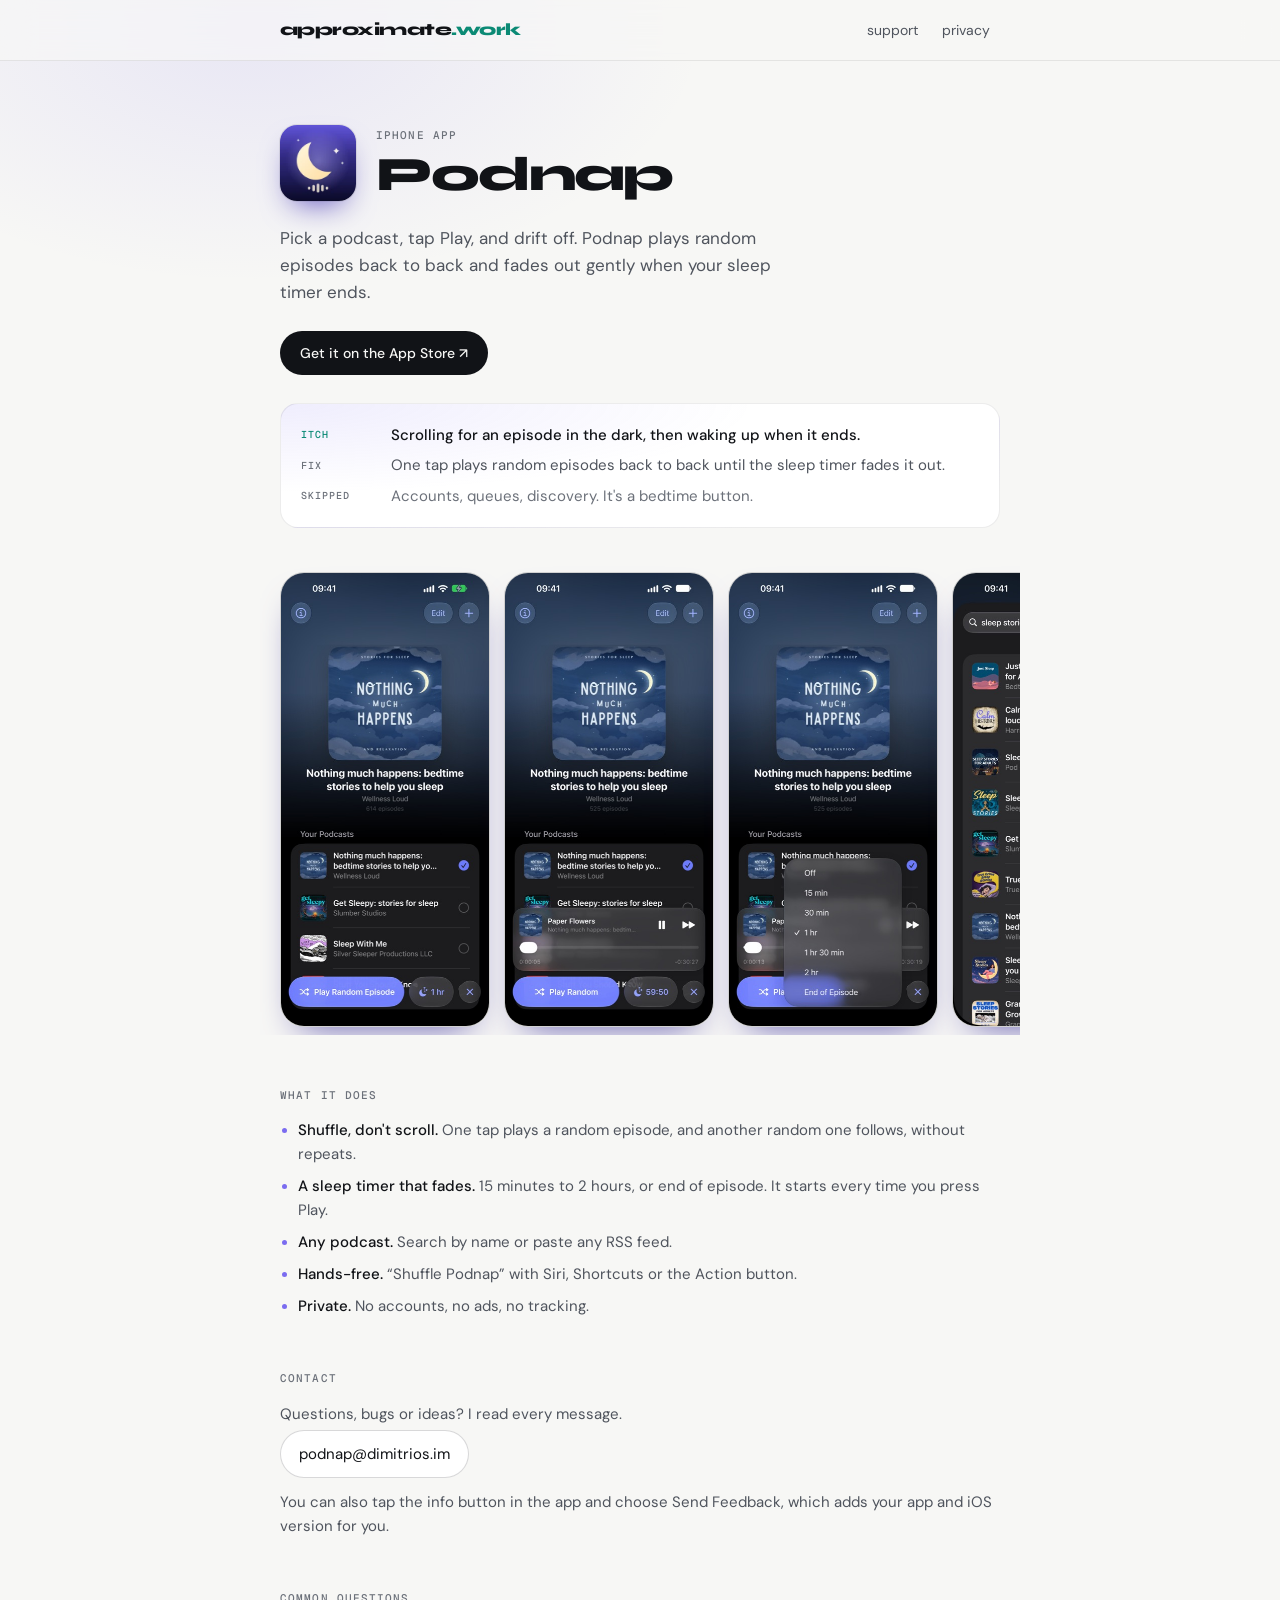
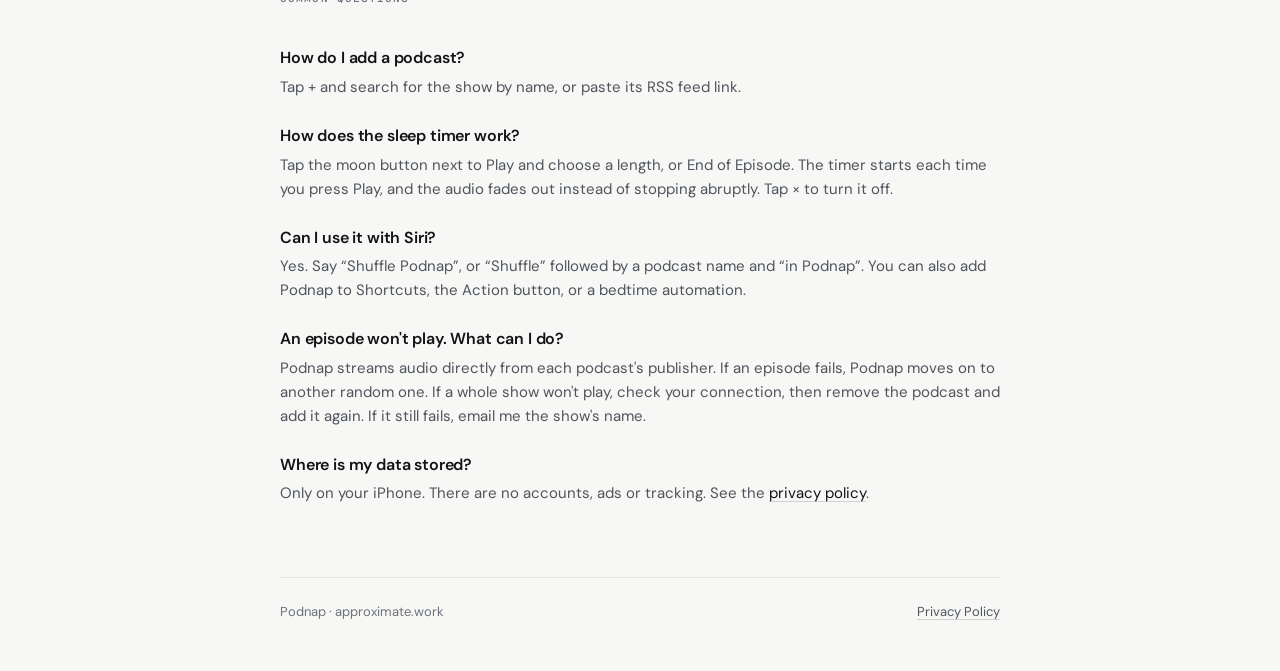
<file: podnap/index.html>
<!DOCTYPE html>
<html lang="en">
<head>
  <meta charset="UTF-8" />
  <meta name="viewport" content="width=device-width, initial-scale=1.0" />
  <meta name="color-scheme" content="light dark" />
  <meta name="theme-color" content="#F7F7F5" media="(prefers-color-scheme: light)" />
  <meta name="theme-color" content="#0B0C0E" media="(prefers-color-scheme: dark)" />
  <title>Podnap · approximate.work</title>
  <meta name="description" content="Podnap shuffles random podcast episodes to fall asleep to, with a sleep timer that fades out gently." />
  <meta property="og:title" content="Podnap: shuffle podcasts to sleep" />
  <meta property="og:description" content="Pick a podcast, tap Play, and drift off." />
  <meta property="og:image" content="https://approximate.work/podnap/shots/1-home.jpg" />
  <link rel="icon" type="image/svg+xml" href="/favicon.svg" />
  <link rel="preconnect" href="https://fonts.googleapis.com" />
  <link rel="preconnect" href="https://fonts.gstatic.com" crossorigin />
  <link href="https://fonts.googleapis.com/css2?family=Syne:wght@700;800&family=DM+Sans:opsz,wght@9..40,400;9..40,500;9..40,600&family=Geist+Mono:wght@500&display=swap" rel="stylesheet" />
  <link rel="stylesheet" href="/podnap/podnap.css" />
</head>
<body>
  <div class="nav-bar">
    <nav aria-label="Primary">
      <a href="/" class="site-name">approximate<span>.work</span></a>
      <ul class="nav-links">
        <li><a href="#support">support</a></li>
        <li><a href="/podnap/privacy/">privacy</a></li>
      </ul>
    </nav>
  </div>

  <div class="wrap">

    <main>
      <header class="hero">
        <div class="hero-head">
          <img class="app-icon" src="/icons/podnap.svg" alt="" width="72" height="72" />
          <div>
            <p class="hero-label">iPhone app</p>
            <h1>Podnap</h1>
          </div>
        </div>
        <p class="hero-desc">Pick a podcast, tap Play, and drift off. Podnap plays random episodes back to back and fades out gently when your sleep timer ends.</p>
        <a class="store" href="https://apps.apple.com/us/app/podnap/id6825713803" target="_blank" rel="noopener">Get it on the App Store &#8599;</a>
        <dl class="why">
          <dt class="itch">Itch</dt><dd class="itch">Scrolling for an episode in the dark, then waking up when it ends.</dd>
          <dt>Fix</dt><dd>One tap plays random episodes back to back until the sleep timer fades it out.</dd>
          <dt>Skipped</dt><dd class="skip">Accounts, queues, discovery. It's a bedtime button.</dd>
        </dl>
      </header>

      <div class="shots" aria-label="Screenshots">
        <img src="/podnap/shots/1-home.jpg" alt="Home screen with the selected podcast and a Play Random Episode button" width="414" height="900" loading="lazy" />
        <img src="/podnap/shots/2-play.jpg" alt="An episode playing with the sleep timer counting down" width="414" height="900" loading="lazy" />
        <img src="/podnap/shots/3-timer.jpg" alt="Sleep timer choices from 15 minutes to 2 hours or end of episode" width="414" height="900" loading="lazy" />
        <img src="/podnap/shots/4-add.jpg" alt="Searching for podcasts to add" width="414" height="900" loading="lazy" />
      </div>

      <h2>What it does</h2>
      <ul class="features">
        <li><strong>Shuffle, don't scroll.</strong> One tap plays a random episode, and another random one follows, without repeats.</li>
        <li><strong>A sleep timer that fades.</strong> 15 minutes to 2 hours, or end of episode. It starts every time you press Play.</li>
        <li><strong>Any podcast.</strong> Search by name or paste any RSS feed.</li>
        <li><strong>Hands-free.</strong> “Shuffle Podnap” with Siri, Shortcuts or the Action button.</li>
        <li><strong>Private.</strong> No accounts, no ads, no tracking.</li>
      </ul>

      <h2 id="support">Contact</h2>
      <p>Questions, bugs or ideas? I read every message.</p>
      <a class="mail" href="mailto:podnap@dimitrios.im?subject=Podnap%20Support">podnap@dimitrios.im</a>
      <p>You can also tap the info button in the app and choose Send Feedback, which adds your app and iOS version for you.</p>

      <h2>Common questions</h2>

      <h3>How do I add a podcast?</h3>
      <p>Tap + and search for the show by name, or paste its RSS feed link.</p>

      <h3>How does the sleep timer work?</h3>
      <p>Tap the moon button next to Play and choose a length, or End of Episode. The timer starts each time you press Play, and the audio fades out instead of stopping abruptly. Tap × to turn it off.</p>

      <h3>Can I use it with Siri?</h3>
      <p>Yes. Say “Shuffle Podnap”, or “Shuffle” followed by a podcast name and “in Podnap”. You can also add Podnap to Shortcuts, the Action button, or a bedtime automation.</p>

      <h3>An episode won't play. What can I do?</h3>
      <p>Podnap streams audio directly from each podcast's publisher. If an episode fails, Podnap moves on to another random one. If a whole show won't play, check your connection, then remove the podcast and add it again. If it still fails, email me the show's name.</p>

      <h3>Where is my data stored?</h3>
      <p>Only on your iPhone. There are no accounts, ads or tracking. See the <a href="/podnap/privacy/">privacy policy</a>.</p>
    </main>

    <footer>
      <span>Podnap · approximate.work</span>
      <a href="/podnap/privacy/">Privacy Policy</a>
    </footer>
  </div>
</body>
</html>
</file>
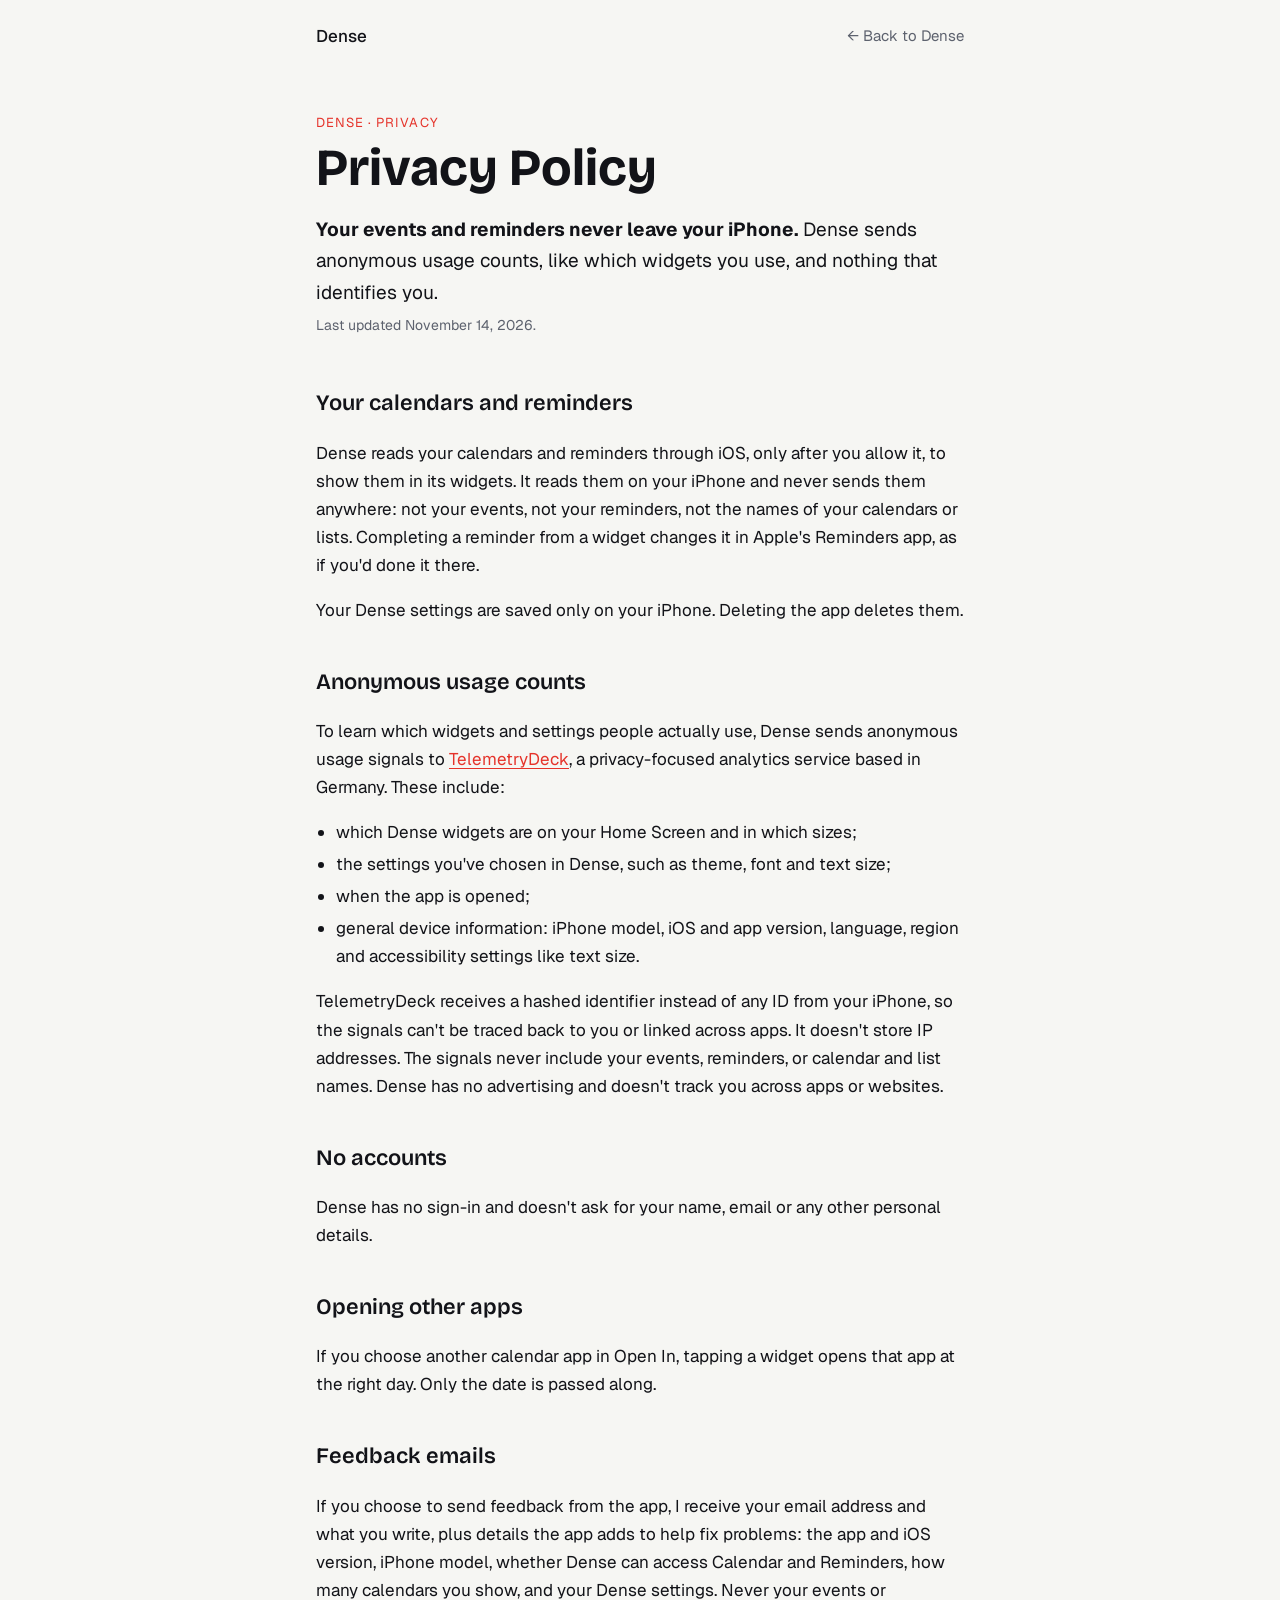
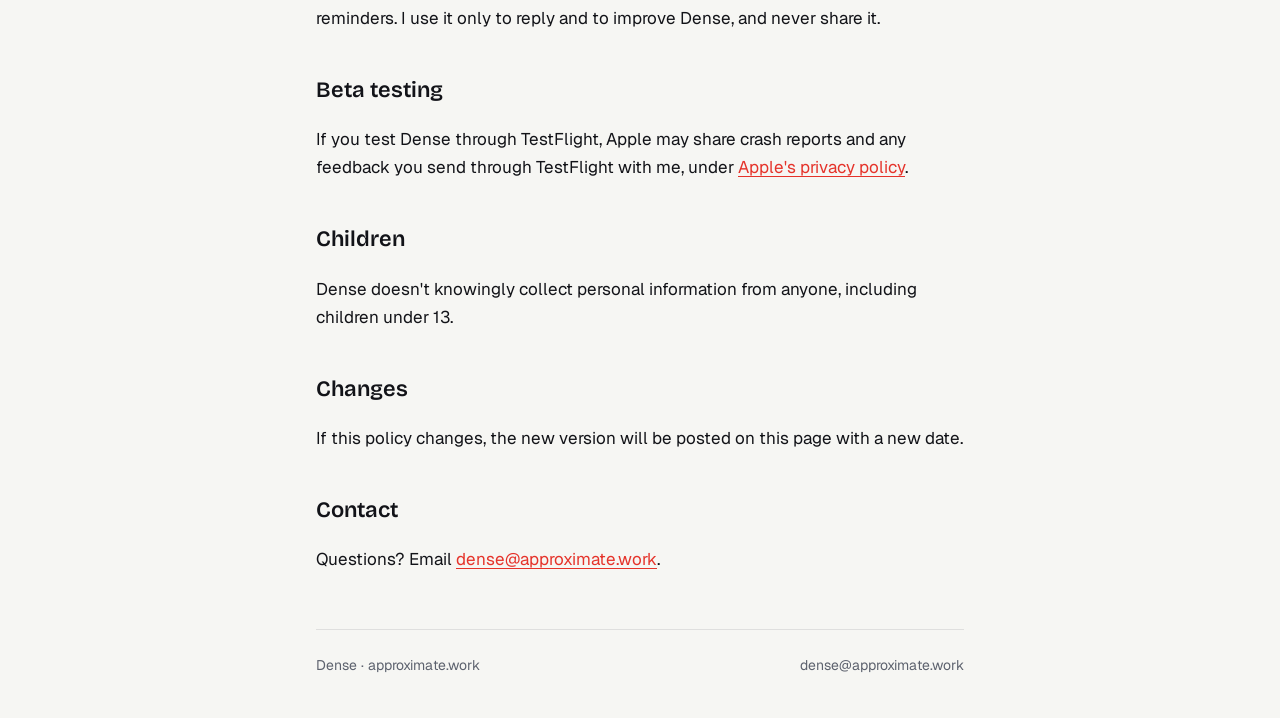
<file: dense/privacy/index.html>
<!doctype html>
<html lang="en">
<head>
<meta charset="utf-8">
<meta name="viewport" content="width=device-width, initial-scale=1, viewport-fit=cover">
<title>Dense Privacy Policy · approximate.work</title>
<meta name="description" content="Dense reads your calendars and reminders only on your iPhone. It sends anonymous usage counts, never your events or reminders.">
<link rel="preconnect" href="https://fonts.googleapis.com">
<link rel="preconnect" href="https://fonts.gstatic.com" crossorigin>
<link rel="stylesheet" href="https://fonts.googleapis.com/css2?family=Bricolage+Grotesque:opsz,wdth,wght@12..96,75..100,300..800&family=Geist:wght@400;500;600&display=swap">
<link rel="icon" type="image/svg+xml" href="/icons/dense.svg">
<style>
:root {
  --bg: #0a0b0f; --line: rgba(214, 222, 255, 0.09); --fg: #eceef3; --muted: #8d93a1; --accent: #ff6159;
  --display: "Bricolage Grotesque", "Avenir Next Condensed", system-ui, sans-serif;
  --body: "Geist", -apple-system, "Segoe UI", system-ui, sans-serif;
  color-scheme: dark;
}
@media (prefers-color-scheme: light) {
  :root { --bg: #f6f6f3; --line: rgba(20, 24, 40, 0.1); --fg: #121318; --muted: #5d626e; --accent: #e5332a; color-scheme: light; }
}
* { box-sizing: border-box; }
body { margin: 0; background: var(--bg); color: var(--fg); font: 17px/1.65 var(--body); -webkit-font-smoothing: antialiased; }
.wrap { max-width: 680px; margin: 0 auto; padding: 0 16px; }
nav { display: flex; justify-content: space-between; align-items: center; padding: 22px 0; }
nav a { color: var(--fg); text-decoration: none; font-weight: 500; }
nav .back { color: var(--muted); font-weight: 400; font-size: 15px; }
nav .back:hover { color: var(--fg); }
header { padding: 40px 0 8px; }
.label { color: var(--accent); font-size: 13px; letter-spacing: .08em; text-transform: uppercase; margin: 0 0 8px; }
h1 { font-family: var(--display); font-weight: 700; font-size: clamp(36px, 8vw, 52px); line-height: 1.05; margin: 0 0 18px; }
.summary { font-size: 19px; margin: 0 0 6px; }
.updated { color: var(--muted); font-size: 14px; margin: 0; }
h2 { font-family: var(--display); font-weight: 600; font-size: 22px; margin: 40px 0 8px; }
p, li { color: var(--fg); }
ul { padding-left: 1.2em; }
li { margin: 4px 0; }
.muted { color: var(--muted); }
a { color: var(--accent); text-underline-offset: 3px; }
footer { border-top: 1px solid var(--line); margin-top: 56px; padding: 24px 0 40px; display: flex; flex-wrap: wrap; gap: 12px 28px; justify-content: space-between; color: var(--muted); font-size: 14px; }
footer a { color: var(--muted); text-decoration: none; }
footer a:hover { color: var(--fg); text-decoration: underline; }
</style>
</head>
<body>
<div class="wrap">
  <nav aria-label="Primary">
    <a href="/dense/">Dense</a>
    <a class="back" href="/dense/">← Back to Dense</a>
  </nav>

  <main>
    <header>
      <p class="label">Dense · privacy</p>
      <h1>Privacy Policy</h1>
      <p class="summary"><strong>Your events and reminders never leave your iPhone.</strong> Dense sends anonymous usage counts, like which widgets you use, and nothing that identifies you.</p>
      <p class="updated">Last updated November 14, 2026.</p>
    </header>

    <h2>Your calendars and reminders</h2>
    <p>Dense reads your calendars and reminders through iOS, only after you allow it, to show them in its widgets. It reads them on your iPhone and never sends them anywhere: not your events, not your reminders, not the names of your calendars or lists. Completing a reminder from a widget changes it in Apple's Reminders app, as if you'd done it there.</p>
    <p>Your Dense settings are saved only on your iPhone. Deleting the app deletes them.</p>

    <h2>Anonymous usage counts</h2>
    <p>To learn which widgets and settings people actually use, Dense sends anonymous usage signals to <a href="https://telemetrydeck.com/privacy/">TelemetryDeck</a>, a privacy-focused analytics service based in Germany. These include:</p>
    <ul>
      <li>which Dense widgets are on your Home Screen and in which sizes;</li>
      <li>the settings you've chosen in Dense, such as theme, font and text size;</li>
      <li>when the app is opened;</li>
      <li>general device information: iPhone model, iOS and app version, language, region and accessibility settings like text size.</li>
    </ul>
    <p>TelemetryDeck receives a hashed identifier instead of any ID from your iPhone, so the signals can't be traced back to you or linked across apps. It doesn't store IP addresses. The signals never include your events, reminders, or calendar and list names. Dense has no advertising and doesn't track you across apps or websites.</p>

    <h2>No accounts</h2>
    <p>Dense has no sign-in and doesn't ask for your name, email or any other personal details.</p>

    <h2>Opening other apps</h2>
    <p>If you choose another calendar app in Open In, tapping a widget opens that app at the right day. Only the date is passed along.</p>

    <h2>Feedback emails</h2>
    <p>If you choose to send feedback from the app, I receive your email address and what you write, plus details the app adds to help fix problems: the app and iOS version, iPhone model, whether Dense can access Calendar and Reminders, how many calendars you show, and your Dense settings. Never your events or reminders. I use it only to reply and to improve Dense, and never share it.</p>

    <h2>Beta testing</h2>
    <p>If you test Dense through TestFlight, Apple may share crash reports and any feedback you send through TestFlight with me, under <a href="https://www.apple.com/legal/privacy/">Apple's privacy policy</a>.</p>

    <h2>Children</h2>
    <p>Dense doesn't knowingly collect personal information from anyone, including children under 13.</p>

    <h2>Changes</h2>
    <p>If this policy changes, the new version will be posted on this page with a new date.</p>

    <h2>Contact</h2>
    <p>Questions? Email <a href="mailto:dense@approximate.work">dense@approximate.work</a>.</p>
  </main>

  <footer>
    <a href="/dense/">Dense · approximate.work</a>
    <a href="mailto:dense@approximate.work">dense@approximate.work</a>
  </footer>
</div>
</body>
</html>
</file>
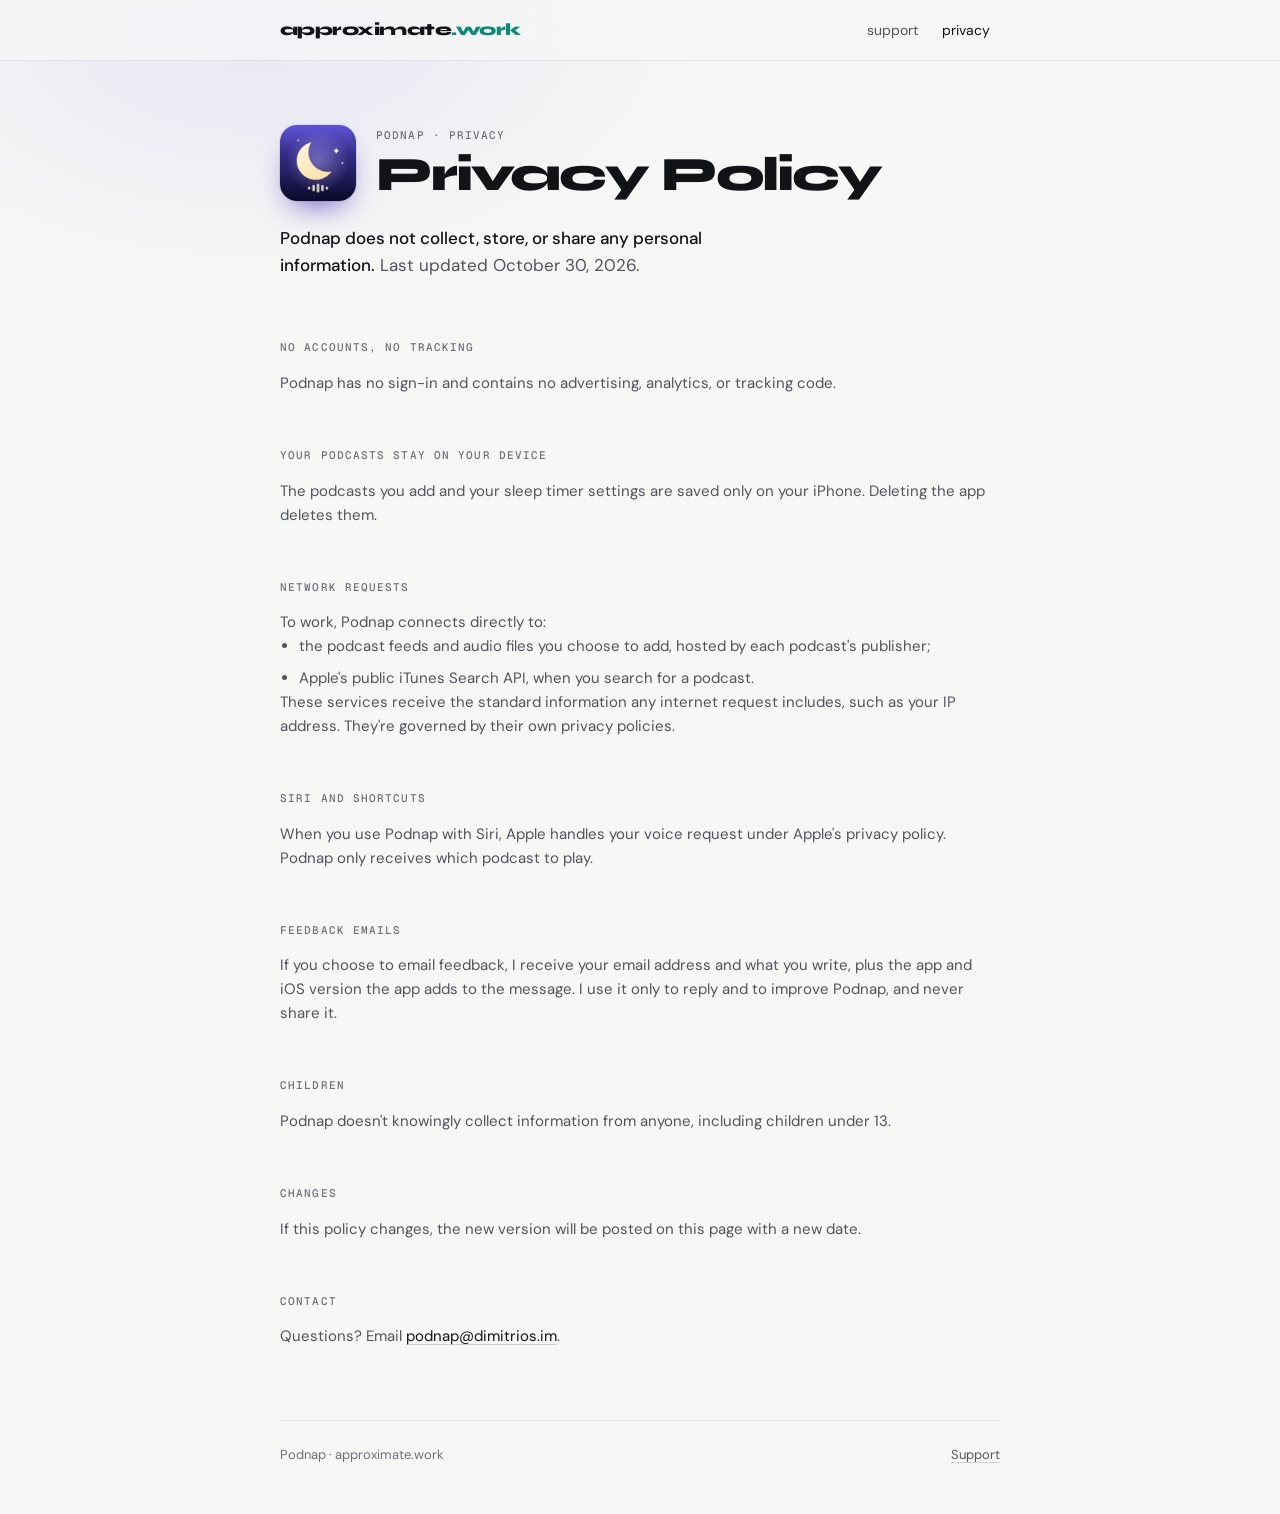
<file: podnap/privacy/index.html>
<!DOCTYPE html>
<html lang="en">
<head>
  <meta charset="UTF-8" />
  <meta name="viewport" content="width=device-width, initial-scale=1.0" />
  <meta name="color-scheme" content="light dark" />
  <meta name="theme-color" content="#F7F7F5" media="(prefers-color-scheme: light)" />
  <meta name="theme-color" content="#0B0C0E" media="(prefers-color-scheme: dark)" />
  <title>Podnap Privacy Policy · approximate.work</title>
  <meta name="description" content="Podnap does not collect, store, or share any personal information." />
  <link rel="icon" type="image/svg+xml" href="/favicon.svg" />
  <link rel="preconnect" href="https://fonts.googleapis.com" />
  <link rel="preconnect" href="https://fonts.gstatic.com" crossorigin />
  <link href="https://fonts.googleapis.com/css2?family=Syne:wght@700;800&family=DM+Sans:opsz,wght@9..40,400;9..40,500;9..40,600&family=Geist+Mono:wght@500&display=swap" rel="stylesheet" />
  <link rel="stylesheet" href="/podnap/podnap.css" />
</head>
<body>
  <div class="nav-bar">
    <nav aria-label="Primary">
      <a href="/" class="site-name">approximate<span>.work</span></a>
      <ul class="nav-links">
        <li><a href="/podnap/">support</a></li>
        <li><a href="/podnap/privacy/" aria-current="page">privacy</a></li>
      </ul>
    </nav>
  </div>

  <div class="wrap">

    <main>
      <header class="hero">
        <div class="hero-head">
          <img class="app-icon" src="/icons/podnap.svg" alt="" width="72" height="72" />
          <div>
            <p class="hero-label">Podnap · privacy</p>
            <h1>Privacy Policy</h1>
          </div>
        </div>
        <p class="hero-desc"><strong>Podnap does not collect, store, or share any personal information.</strong> Last updated October 30, 2026.</p>
      </header>

      <h2>No accounts, no tracking</h2>
      <p>Podnap has no sign-in and contains no advertising, analytics, or tracking code.</p>

      <h2>Your podcasts stay on your device</h2>
      <p>The podcasts you add and your sleep timer settings are saved only on your iPhone. Deleting the app deletes them.</p>

      <h2>Network requests</h2>
      <p>To work, Podnap connects directly to:</p>
      <ul>
        <li>the podcast feeds and audio files you choose to add, hosted by each podcast's publisher;</li>
        <li>Apple's public iTunes Search API, when you search for a podcast.</li>
      </ul>
      <p>These services receive the standard information any internet request includes, such as your IP address. They're governed by their own privacy policies.</p>

      <h2>Siri and Shortcuts</h2>
      <p>When you use Podnap with Siri, Apple handles your voice request under Apple's privacy policy. Podnap only receives which podcast to play.</p>

      <h2>Feedback emails</h2>
      <p>If you choose to email feedback, I receive your email address and what you write, plus the app and iOS version the app adds to the message. I use it only to reply and to improve Podnap, and never share it.</p>

      <h2>Children</h2>
      <p>Podnap doesn't knowingly collect information from anyone, including children under 13.</p>

      <h2>Changes</h2>
      <p>If this policy changes, the new version will be posted on this page with a new date.</p>

      <h2>Contact</h2>
      <p>Questions? Email <a href="mailto:podnap@dimitrios.im">podnap@dimitrios.im</a>.</p>
    </main>

    <footer>
      <span>Podnap · approximate.work</span>
      <a href="/podnap/">Support</a>
    </footer>
  </div>
</body>
</html>
</file>
<file: podnap/podnap.css>
*, *::before, *::after { box-sizing: border-box; margin: 0; padding: 0; }

/* dark first, matching the homepage; light only when the system asks for it */
:root {
  --bg:      #0B0C0E;
  --surface: #121317;
  --raise:   #181A1F;
  --line:    rgba(255, 255, 255, 0.07);
  --line2:   rgba(255, 255, 255, 0.13);
  --ink:     #EDEEF0;
  --ink2:    #A3A7AF;
  --ink3:    #6E727B;
  --accent:  #2FD9BC;
  --tint:    #7B6CF0; /* Podnap's violet, from the icon */
  --glow:    18%;
  --sans:    'DM Sans', -apple-system, system-ui, sans-serif;
  --mono:    'Geist Mono', ui-monospace, monospace;
  --display: 'Syne', system-ui, sans-serif;
}

@media (prefers-color-scheme: light) {
  :root {
    --bg:      #F7F7F5;
    --surface: #FFFFFF;
    --raise:   #F0F0ED;
    --line:    rgba(15, 18, 24, 0.08);
    --line2:   rgba(15, 18, 24, 0.16);
    --ink:     #111317;
    --ink2:    #4F545D;
    --ink3:    #6C717A;
    --accent:  #0B8A75;
    --glow:    12%;
  }
}

@media (prefers-reduced-motion: no-preference) { html { scroll-behavior: smooth; } }
html { overflow-x: hidden; scroll-padding-top: 76px; }
body {
  background: var(--bg);
  color: var(--ink);
  font-family: var(--sans);
  font-size: 0.9375rem;
  line-height: 1.6;
  padding: 0 20px;
  min-height: 100vh;
  -webkit-font-smoothing: antialiased;
  -moz-osx-font-smoothing: grayscale;
  -webkit-text-size-adjust: 100%;
}

/* violet light behind the hero */
body::before {
  content: '';
  position: absolute;
  inset: 0 0 auto 0;
  height: 560px;
  background: radial-gradient(50% 65% at 20% 5%, color-mix(in srgb, var(--tint) var(--glow), transparent), transparent 70%);
  pointer-events: none;
  z-index: -1;
}

.wrap { max-width: 720px; margin: 0 auto; }

a { -webkit-tap-highlight-color: transparent; }

/* NAV: sticks to the top, frosted */
.nav-bar {
  position: sticky;
  top: 0;
  z-index: 10;
  margin: 0 -20px;
  padding: 0 20px;
  background: color-mix(in srgb, var(--bg) 72%, transparent);
  -webkit-backdrop-filter: saturate(1.6) blur(16px);
          backdrop-filter: saturate(1.6) blur(16px);
  border-bottom: 1px solid var(--line);
}
nav {
  max-width: 720px;
  margin: 0 auto;
  height: 60px;
  display: flex;
  align-items: center;
  justify-content: space-between;
  gap: 16px;
}
.site-name {
  font-family: var(--display); font-weight: 800; font-size: 1.0625rem;
  letter-spacing: -0.03em; color: var(--ink); text-decoration: none;
}
.site-name span { color: var(--accent); }
.nav-links { display: flex; align-items: center; gap: 4px; list-style: none; padding: 0; }
.nav-links li + li { margin: 0; }
.nav-links a {
  display: inline-block; padding: 6px 10px; border-radius: 8px; color: var(--ink2);
  text-decoration: none; font-size: 0.875rem; transition: color 0.15s, background 0.15s;
}
.nav-links a[aria-current="page"] { color: var(--ink); }

/* HERO */
.hero { padding: 64px 0 8px; }
.hero-head { display: flex; align-items: center; gap: 20px; margin-bottom: 24px; }
.app-icon {
  width: 76px; height: 76px; border-radius: 22.5%; flex: none;
  box-shadow: 0 0 0 1px var(--line), 0 14px 30px -12px color-mix(in srgb, var(--tint) 80%, #000);
}
.hero-label {
  font-family: var(--mono); font-weight: 500; font-size: 0.6875rem; letter-spacing: 0.1em;
  text-transform: uppercase; color: var(--ink3); margin-bottom: 6px;
}
h1 {
  font-family: var(--display); font-weight: 800; font-size: clamp(2.125rem, 7vw, 3rem);
  line-height: 1; letter-spacing: -0.045em;
}
.hero-desc { font-size: 1.0625rem; color: var(--ink2); max-width: 520px; }

/* SCREENSHOTS: a swipeable strip */
.shots {
  display: flex; gap: 14px; overflow-x: auto; scroll-snap-type: x mandatory;
  scroll-padding-inline: 20px; scrollbar-width: none;
  padding: 36px 20px 8px; margin: 0 -20px;
}
.shots::-webkit-scrollbar { display: none; }
.shots img {
  flex: none; width: 46%; max-width: 210px; height: auto; border-radius: 24px;
  border: 1px solid var(--line2); scroll-snap-align: start;
  box-shadow: 0 18px 36px -20px color-mix(in srgb, var(--tint) 70%, #000);
}

/* SECTION HEADINGS: small mono caps, the only monospace besides the hero label */
h2 {
  padding: 52px 0 14px;
  font-family: var(--mono); font-weight: 500; font-size: 0.6875rem;
  letter-spacing: 0.1em; text-transform: uppercase; color: var(--ink3);
}

h3 {
  font-weight: 600; font-size: 1rem; letter-spacing: -0.01em;
  margin: 24px 0 4px; color: var(--ink);
}
p, li { color: var(--ink2); }
p + p { margin-top: 12px; }
strong { color: var(--ink); font-weight: 500; }
ul { padding-left: 1.2rem; }
li + li { margin-top: 8px; }
a { color: var(--ink); text-decoration-color: var(--line2); text-underline-offset: 3px; transition: text-decoration-color 0.15s; }
:focus-visible { outline: 2px solid var(--accent); outline-offset: 3px; border-radius: 6px; }

/* the feature list: a small accent dot per line */
ul.features { list-style: none; padding: 0; }
ul.features li { position: relative; padding-left: 18px; }
ul.features li::before {
  content: ''; position: absolute; left: 2px; top: 0.62em;
  width: 5px; height: 5px; border-radius: 50%; background: var(--tint);
}

/* the itch, the fix, and what got left out, as on the homepage */
.why {
  margin-top: 28px;
  display: grid; grid-template-columns: 5rem minmax(0, 1fr); gap: 8px 10px;
  font-size: 0.9375rem; line-height: 1.5;
  padding: 20px;
  border: 1px solid var(--line);
  border-radius: 18px;
  background:
    radial-gradient(110% 120% at 0% 0%, color-mix(in srgb, var(--tint) var(--glow), transparent), transparent 60%),
    var(--surface);
}
.why dt {
  font-family: var(--mono); font-size: 0.625rem; font-weight: 500;
  letter-spacing: 0.1em; text-transform: uppercase; color: var(--ink3); padding-top: 0.35em;
}
.why dd { color: var(--ink2); }
.why dt.itch { color: var(--accent); }
.why dd.itch { color: var(--ink); font-weight: 500; }
.why dd.skip { color: var(--ink3); }

.store {
  display: inline-flex; align-items: center; gap: 6px; margin-top: 24px; padding: 11px 20px;
  background: var(--ink); color: var(--bg); border-radius: 999px;
  text-decoration: none; font-size: 0.875rem; font-weight: 500; transition: opacity 0.15s;
}
.store:active { opacity: 0.8; }

.mail {
  display: inline-block; margin: 4px 0 12px; padding: 11px 18px;
  background: var(--surface); border: 1px solid var(--line2); border-radius: 999px;
  color: var(--ink); text-decoration: none; transition: border-color 0.15s;
}

footer {
  margin-top: 72px; border-top: 1px solid var(--line); padding: 24px 0 48px;
  display: flex; justify-content: space-between; flex-wrap: wrap; gap: 12px;
  font-size: 0.8125rem; color: var(--ink3);
}
footer a { color: var(--ink2); }

@media (hover: hover) {
  .nav-links a:hover { color: var(--ink); background: var(--raise); }
  .mail:hover { border-color: var(--accent); }
  .store:hover { opacity: 0.88; }
  a:hover { text-decoration-color: var(--accent); }
  footer a:hover { color: var(--ink); }
}

/* screenshots and the why card rise in as they scroll into view, where supported */
@media (prefers-reduced-motion: no-preference) {
  @supports (animation-timeline: view()) {
    .why, .shots {
      animation: rise linear both;
      animation-timeline: view();
      animation-range: entry 0% entry 35%;
    }
    @keyframes rise { from { opacity: 0; translate: 0 18px; } to { opacity: 1; translate: 0 0; } }
  }
}

@media (max-width: 480px) {
  .hero { padding: 44px 0 4px; }
  .hero-desc { font-size: 1rem; }
  .app-icon { width: 62px; height: 62px; }
}

/* narrow phones: shrink the nav so the links fit next to the name */
@media (max-width: 440px) {
  .site-name { font-size: 0.875rem; }
  .nav-links { gap: 0; margin-right: -5px; }
  .nav-links a { padding: 6px 5px; font-size: 0.8125rem; }
}

/* the tiniest phones: support and privacy are both in the page and footer anyway */
@media (max-width: 350px) {
  .nav-links { display: none; }
}
</file>
